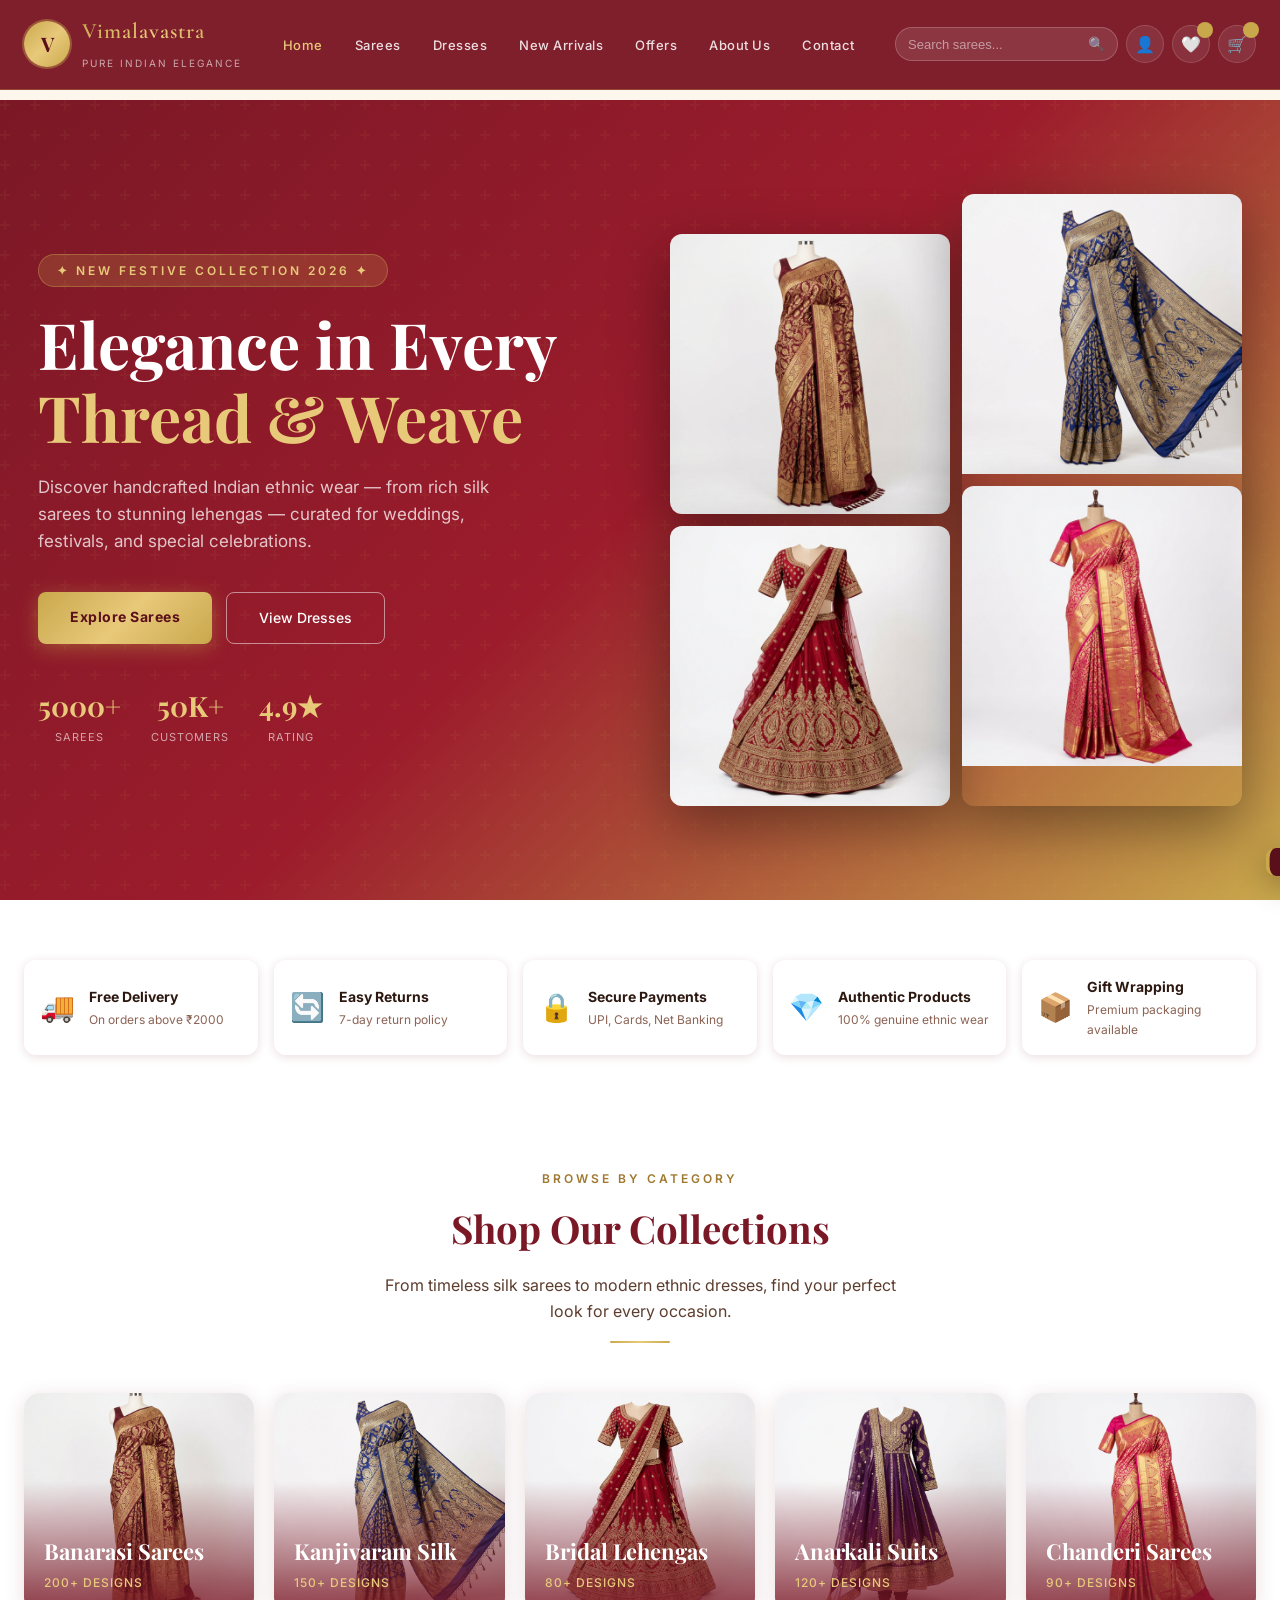
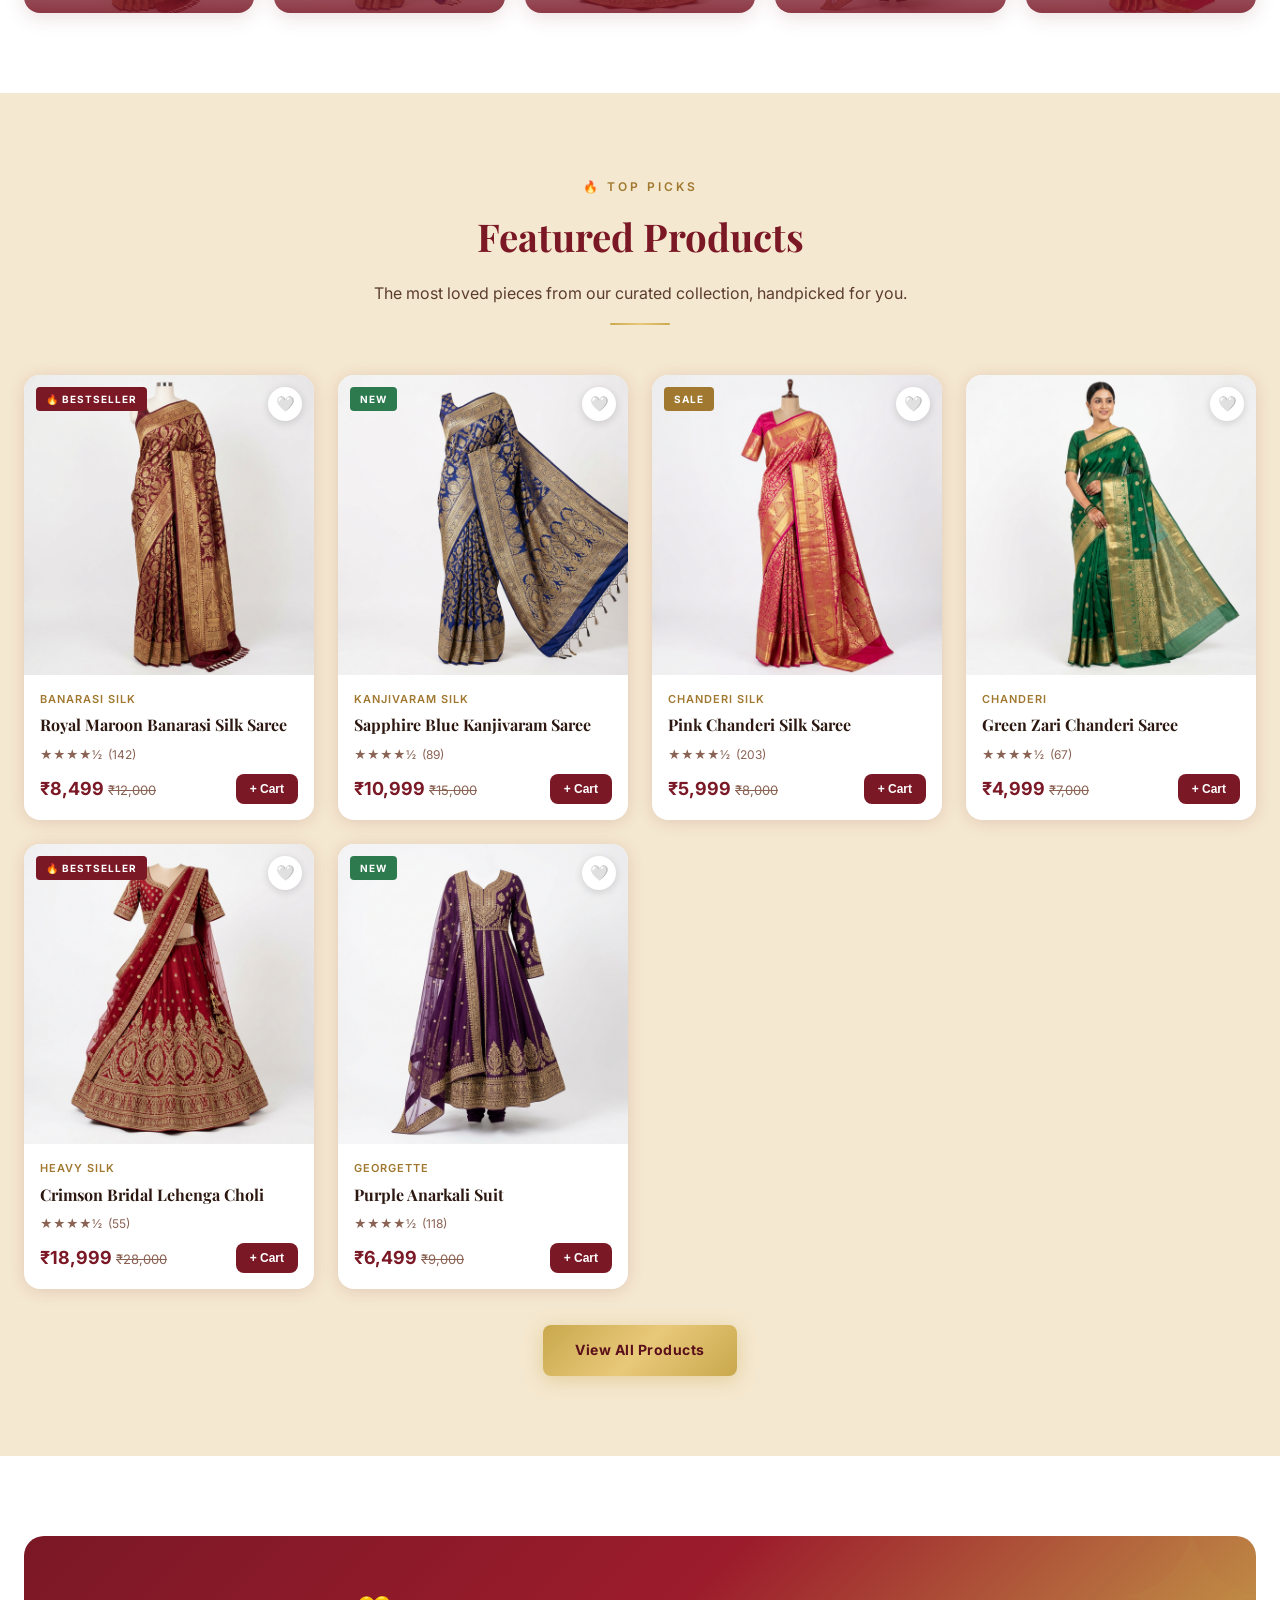
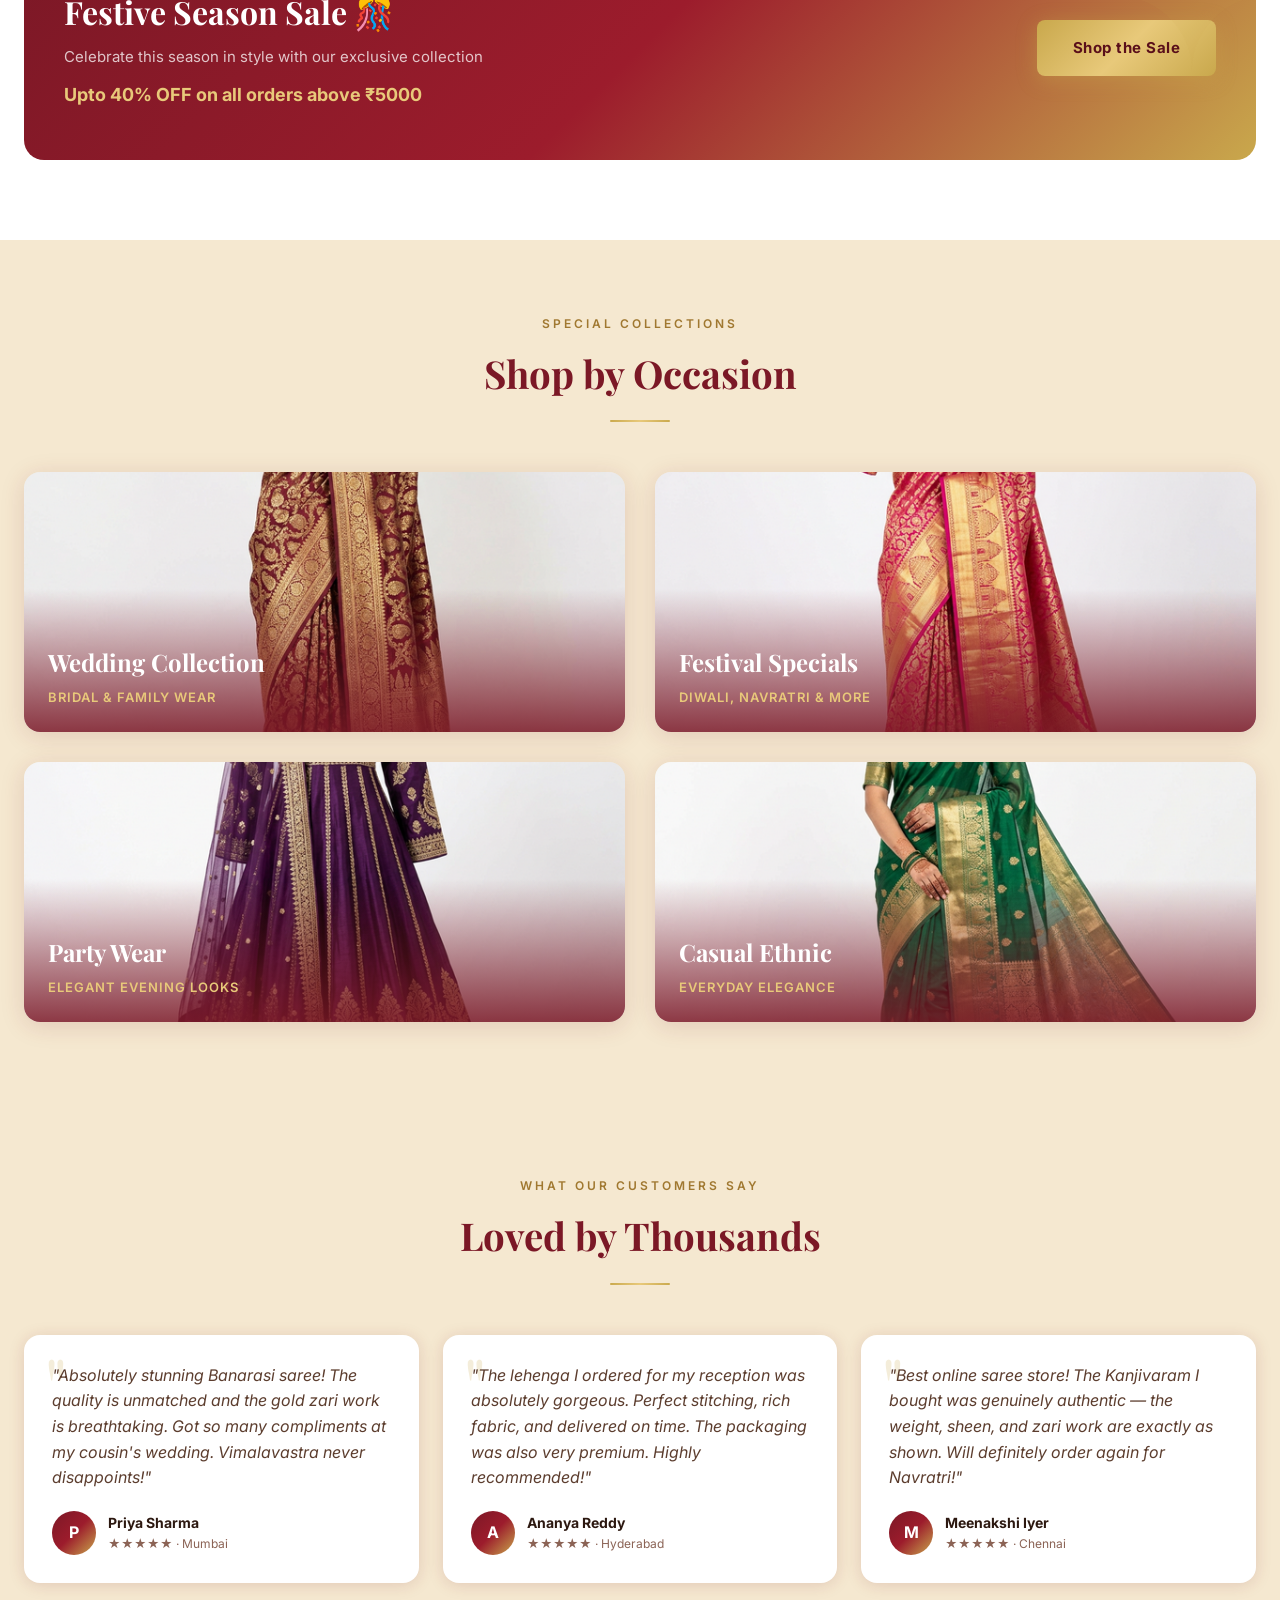
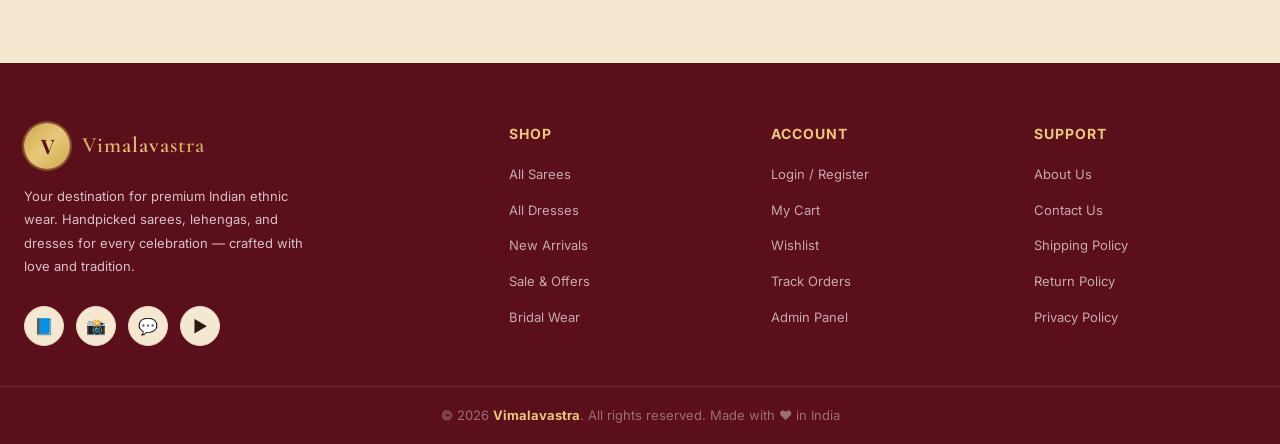
<file: index.html>
<!DOCTYPE html>
<html lang="en">
<head>
<meta charset="UTF-8">
<meta name="viewport" content="width=device-width, initial-scale=1.0">
<title>Vimalavastra – Premium Indian Ethnic Fashion</title>
<meta name="description" content="Vimalavastra offers premium Indian ethnic wear – sarees, lehengas, and dresses for weddings, festivals, and special occasions.">
<link rel="stylesheet" href="styles/main.css">
<style>
.festive-banner{background:var(--cream-dark);padding:70px 24px;}
.festive-inner{max-width:1400px;margin:0 auto;display:grid;grid-template-columns:1fr 1fr;gap:30px;}
.fest-card{border-radius:16px;overflow:hidden;position:relative;text-decoration:none;display:block;box-shadow:0 4px 24px var(--shadow);transition:var(--transition);}
.fest-card:hover{transform:translateY(-4px);}
.fest-card img{width:100%;height:260px;object-fit:cover;display:block;}
.fest-card-body{position:absolute;inset:0;background:linear-gradient(to top,rgba(123,24,38,.85) 0%,transparent 55%);display:flex;flex-direction:column;justify-content:flex-end;padding:24px;}
.fest-card-body h3{color:var(--white);font-size:1.5rem;margin-bottom:6px;}
.fest-card-body p{color:var(--gold-light);font-size:13px;font-weight:600;letter-spacing:1px;text-transform:uppercase;}
.feat-row{display:grid;grid-template-columns:repeat(auto-fill,minmax(220px,1fr));gap:16px;margin-top:30px;}
.feat-item{display:flex;align-items:center;gap:14px;background:var(--white);border-radius:12px;padding:16px;box-shadow:0 2px 10px var(--shadow);}
.feat-item .icon{font-size:28px;}
.feat-item h4{font-size:14px;color:var(--text-dark);margin-bottom:2px;}
.feat-item p{font-size:12px;color:var(--text-light);}
@media(max-width:768px){.festive-inner{grid-template-columns:1fr;}}
</style>
</head>
<body>

<!-- Header -->
<header class="site-header" id="siteHeader">
    <nav class="nav-container">
    <a href="index.html" class="logo-wrap">
      <div class="logo-icon">V</div>
      <div class="logo-text">
        <span class="brand-name">Vimalavastra</span>
        <span class="tagline">Pure Indian Elegance</span>
      </div>
    </a>
    <button class="hamburger" aria-label="Menu"><span></span><span></span><span></span></button>
    <ul class="nav-menu">
      <li><a href="index.html" class="active">Home</a></li>
      <li><a href="sarees.html">Sarees</a></li>
      <li><a href="dresses.html">Dresses</a></li>
      <li><a href="sarees.html?filter=new">New Arrivals</a></li>
      <li><a href="sarees.html?filter=sale">Offers</a></li>
      <li><a href="about.html">About Us</a></li>
      <li><a href="contact.html">Contact</a></li>
    </ul>
    <div class="nav-actions">
      <form class="search-form" onsubmit="handleSearch(event)">
        <input type="text" placeholder="Search sarees...">
        <button type="submit">🔍</button>
      </form>
      <a href="login.html" class="nav-icon-btn" title="Login">👤</a>
      <a href="wishlist.html" class="nav-icon-btn" title="Wishlist">
        🤍<span class="badge wishlist-badge"></span>
      </a>
      <a href="cart.html" class="nav-icon-btn" title="Cart">
        🛒<span class="badge cart-badge"></span>
      </a>
    </div>
  </nav>
</header>

<!-- Hero -->
<section class="hero">
  <div class="hero-overlay"></div>
  <div class="hero-content">
    <div class="hero-text">
      <span class="eyebrow">✦ New Festive Collection 2026 ✦</span>
      <h1>Elegance in Every <span>Thread &amp; Weave</span></h1>
      <p>Discover handcrafted Indian ethnic wear — from rich silk sarees to stunning lehengas — curated for weddings, festivals, and special celebrations.</p>
      <div class="hero-btns">
        <a href="sarees.html" class="btn-primary">Explore Sarees</a>
        <a href="dresses.html" class="btn-outline">View Dresses</a>
      </div>
      <div class="hero-stats">
        <div class="stat"><div class="num">5000+</div><div class="lbl">Sarees</div></div>
        <div class="stat"><div class="num">50K+</div><div class="lbl">Customers</div></div>
        <div class="stat"><div class="num">4.9★</div><div class="lbl">Rating</div></div>
      </div>
    </div>
    <div class="hero-visual">
      <div class="hero-img-grid">
        <div class="hero-img"><img src="images/saree1.png" alt="Maroon Silk Saree"></div>
        <div class="hero-img"><img src="images/saree2.png" alt="Blue Banarasi Saree"></div>
        <div class="hero-img"><img src="images/dress1.png" alt="Bridal Lehenga"></div>
        <div class="hero-img"><img src="images/saree3.png" alt="Pink Saree"></div>
      </div>
    </div>
  </div>
</section>

<!-- Features -->
<section class="section" style="background:var(--white);padding:30px 24px;">
  <div class="section-inner">
    <div class="feat-row">
      <div class="feat-item"><div class="icon">🚚</div><div><h4>Free Delivery</h4><p>On orders above ₹2000</p></div></div>
      <div class="feat-item"><div class="icon">🔄</div><div><h4>Easy Returns</h4><p>7-day return policy</p></div></div>
      <div class="feat-item"><div class="icon">🔒</div><div><h4>Secure Payments</h4><p>UPI, Cards, Net Banking</p></div></div>
      <div class="feat-item"><div class="icon">💎</div><div><h4>Authentic Products</h4><p>100% genuine ethnic wear</p></div></div>
      <div class="feat-item"><div class="icon">📦</div><div><h4>Gift Wrapping</h4><p>Premium packaging available</p></div></div>
    </div>
  </div>
</section>

<!-- Categories -->
<section class="section categories">
  <div class="section-inner">
    <div class="section-header">
      <div class="eyebrow">Browse by Category</div>
      <h2>Shop Our Collections</h2>
      <p>From timeless silk sarees to modern ethnic dresses, find your perfect look for every occasion.</p>
      <div class="gold-divider"></div>
    </div>
    <div class="cat-grid">
      <a href="sarees.html?cat=banarasi" class="cat-card">
        <img src="images/saree1.png" alt="Banarasi Sarees">
        <div class="cat-card-overlay"><h3>Banarasi Sarees</h3><span>200+ Designs</span></div>
      </a>
      <a href="sarees.html?cat=kanjivaram" class="cat-card">
        <img src="images/saree2.png" alt="Kanjivaram Sarees">
        <div class="cat-card-overlay"><h3>Kanjivaram Silk</h3><span>150+ Designs</span></div>
      </a>
      <a href="dresses.html?cat=lehenga" class="cat-card">
        <img src="images/dress1.png" alt="Bridal Lehengas">
        <div class="cat-card-overlay"><h3>Bridal Lehengas</h3><span>80+ Designs</span></div>
      </a>
      <a href="dresses.html?cat=anarkali" class="cat-card">
        <img src="images/dress2.png" alt="Anarkali Suits">
        <div class="cat-card-overlay"><h3>Anarkali Suits</h3><span>120+ Designs</span></div>
      </a>
      <a href="sarees.html?cat=chanderi" class="cat-card">
        <img src="images/saree3.png" alt="Chanderi Sarees">
        <div class="cat-card-overlay"><h3>Chanderi Sarees</h3><span>90+ Designs</span></div>
      </a>
    </div>
  </div>
</section>

<!-- Featured Products -->
<section class="section" style="background:var(--cream-dark);">
  <div class="section-inner">
    <div class="section-header">
      <div class="eyebrow">🔥 Top Picks</div>
      <h2>Featured Products</h2>
      <p>The most loved pieces from our curated collection, handpicked for you.</p>
      <div class="gold-divider"></div>
    </div>
    <div class="product-grid" id="featuredProducts"></div>
    <div class="text-center mt-4" style="margin-top:36px;">
      <a href="sarees.html" class="btn-primary">View All Products</a>
    </div>
  </div>
</section>

<!-- Promo Banner -->
<section class="section" style="background:var(--white);">
  <div class="section-inner">
    <div class="promo-banner">
      <div class="promo-text">
        <h2>Festive Season Sale 🎊</h2>
        <p>Celebrate this season in style with our exclusive collection</p>
        <div class="offer mt-3">Upto 40% OFF on all orders above ₹5000</div>
      </div>
      <a href="sarees.html?filter=sale" class="btn-primary" style="font-size:15px;padding:16px 36px;">Shop the Sale</a>
    </div>
  </div>
</section>

<!-- Festive Collections -->
<section class="festive-banner">
  <div class="section-header">
    <div class="eyebrow">Special Collections</div>
    <h2>Shop by Occasion</h2>
    <div class="gold-divider"></div>
  </div>
  <div class="festive-inner">
    <a href="sarees.html?occasion=wedding" class="fest-card">
      <img src="images/saree1.png" alt="Wedding Collection">
      <div class="fest-card-body"><h3>Wedding Collection</h3><p>Bridal & Family Wear</p></div>
    </a>
    <a href="sarees.html?occasion=festival" class="fest-card">
      <img src="images/saree3.png" alt="Festival Collection">
      <div class="fest-card-body"><h3>Festival Specials</h3><p>Diwali, Navratri & More</p></div>
    </a>
    <a href="dresses.html?occasion=party" class="fest-card">
      <img src="images/dress2.png" alt="Party Wear">
      <div class="fest-card-body"><h3>Party Wear</h3><p>Elegant Evening Looks</p></div>
    </a>
    <a href="sarees.html?occasion=casual" class="fest-card">
      <img src="images/saree4.png" alt="Casual Ethnic">
      <div class="fest-card-body"><h3>Casual Ethnic</h3><p>Everyday Elegance</p></div>
    </a>
  </div>
</section>

<!-- Testimonials -->
<section class="section testimonials">
  <div class="section-inner">
    <div class="section-header">
      <div class="eyebrow">What Our Customers Say</div>
      <h2>Loved by Thousands</h2>
      <div class="gold-divider"></div>
    </div>
    <div class="testimonials-grid">
      <div class="testimonial-card">
        <p class="testimonial-text">"Absolutely stunning Banarasi saree! The quality is unmatched and the gold zari work is breathtaking. Got so many compliments at my cousin's wedding. Vimalavastra never disappoints!"</p>
        <div class="testimonial-author">
          <div class="author-avatar">P</div>
          <div><div class="author-name">Priya Sharma</div><div class="author-loc stars">★★★★★ · Mumbai</div></div>
        </div>
      </div>
      <div class="testimonial-card">
        <p class="testimonial-text">"The lehenga I ordered for my reception was absolutely gorgeous. Perfect stitching, rich fabric, and delivered on time. The packaging was also very premium. Highly recommended!"</p>
        <div class="testimonial-author">
          <div class="author-avatar">A</div>
          <div><div class="author-name">Ananya Reddy</div><div class="author-loc stars">★★★★★ · Hyderabad</div></div>
        </div>
      </div>
      <div class="testimonial-card">
        <p class="testimonial-text">"Best online saree store! The Kanjivaram I bought was genuinely authentic — the weight, sheen, and zari work are exactly as shown. Will definitely order again for Navratri!"</p>
        <div class="testimonial-author">
          <div class="author-avatar">M</div>
          <div><div class="author-name">Meenakshi Iyer</div><div class="author-loc stars">★★★★★ · Chennai</div></div>
        </div>
      </div>
    </div>
  </div>
</section>

<!-- Footer -->
<footer class="footer">
  <div class="footer-top">
    <div class="footer-brand">
      <div class="logo-wrap" style="margin-bottom:4px;">
        <div class="logo-icon">V</div>
        <div class="logo-text"><span class="brand-name">Vimalavastra</span></div>
      </div>
      <p>Your destination for premium Indian ethnic wear. Handpicked sarees, lehengas, and dresses for every celebration — crafted with love and tradition.</p>
      <div class="social-links">
        <a href="#" class="social-link" title="Facebook">📘</a>
        <a href="#" class="social-link" title="Instagram">📸</a>
        <a href="https://wa.me/919876543210" class="social-link" title="WhatsApp">💬</a>
        <a href="#" class="social-link" title="YouTube">▶️</a>
      </div>
    </div>
    <div class="footer-col">
      <h4>Shop</h4>
      <ul>
        <li><a href="sarees.html">All Sarees</a></li>
        <li><a href="dresses.html">All Dresses</a></li>
        <li><a href="sarees.html?filter=new">New Arrivals</a></li>
        <li><a href="sarees.html?filter=sale">Sale & Offers</a></li>
        <li><a href="sarees.html?occasion=wedding">Bridal Wear</a></li>
      </ul>
    </div>
    <div class="footer-col">
      <h4>Account</h4>
      <ul>
        <li><a href="login.html">Login / Register</a></li>
        <li><a href="cart.html">My Cart</a></li>
        <li><a href="wishlist.html">Wishlist</a></li>
        <li><a href="orders.html">Track Orders</a></li>
        <li><a href="admin.html">Admin Panel</a></li>
      </ul>
    </div>
    <div class="footer-col">
      <h4>Support</h4>
      <ul>
        <li><a href="about.html">About Us</a></li>
        <li><a href="contact.html">Contact Us</a></li>
        <li><a href="#">Shipping Policy</a></li>
        <li><a href="#">Return Policy</a></li>
        <li><a href="#">Privacy Policy</a></li>
      </ul>
    </div>
  </div>
  <div class="footer-bottom">
    © 2026 <strong>Vimalavastra</strong>. All rights reserved. Made with ❤️ in India
  </div>
</footer>

<div id="toast" class="toast"></div>

<script src="js/products.js"></script>
<script>
document.addEventListener('DOMContentLoaded', () => {
  const grid = document.getElementById('featuredProducts');
  if(grid) {
    grid.innerHTML = PRODUCTS.map(p => createProductCard(p)).join('');
  }
});
</script>
</body>
</html>
</file>
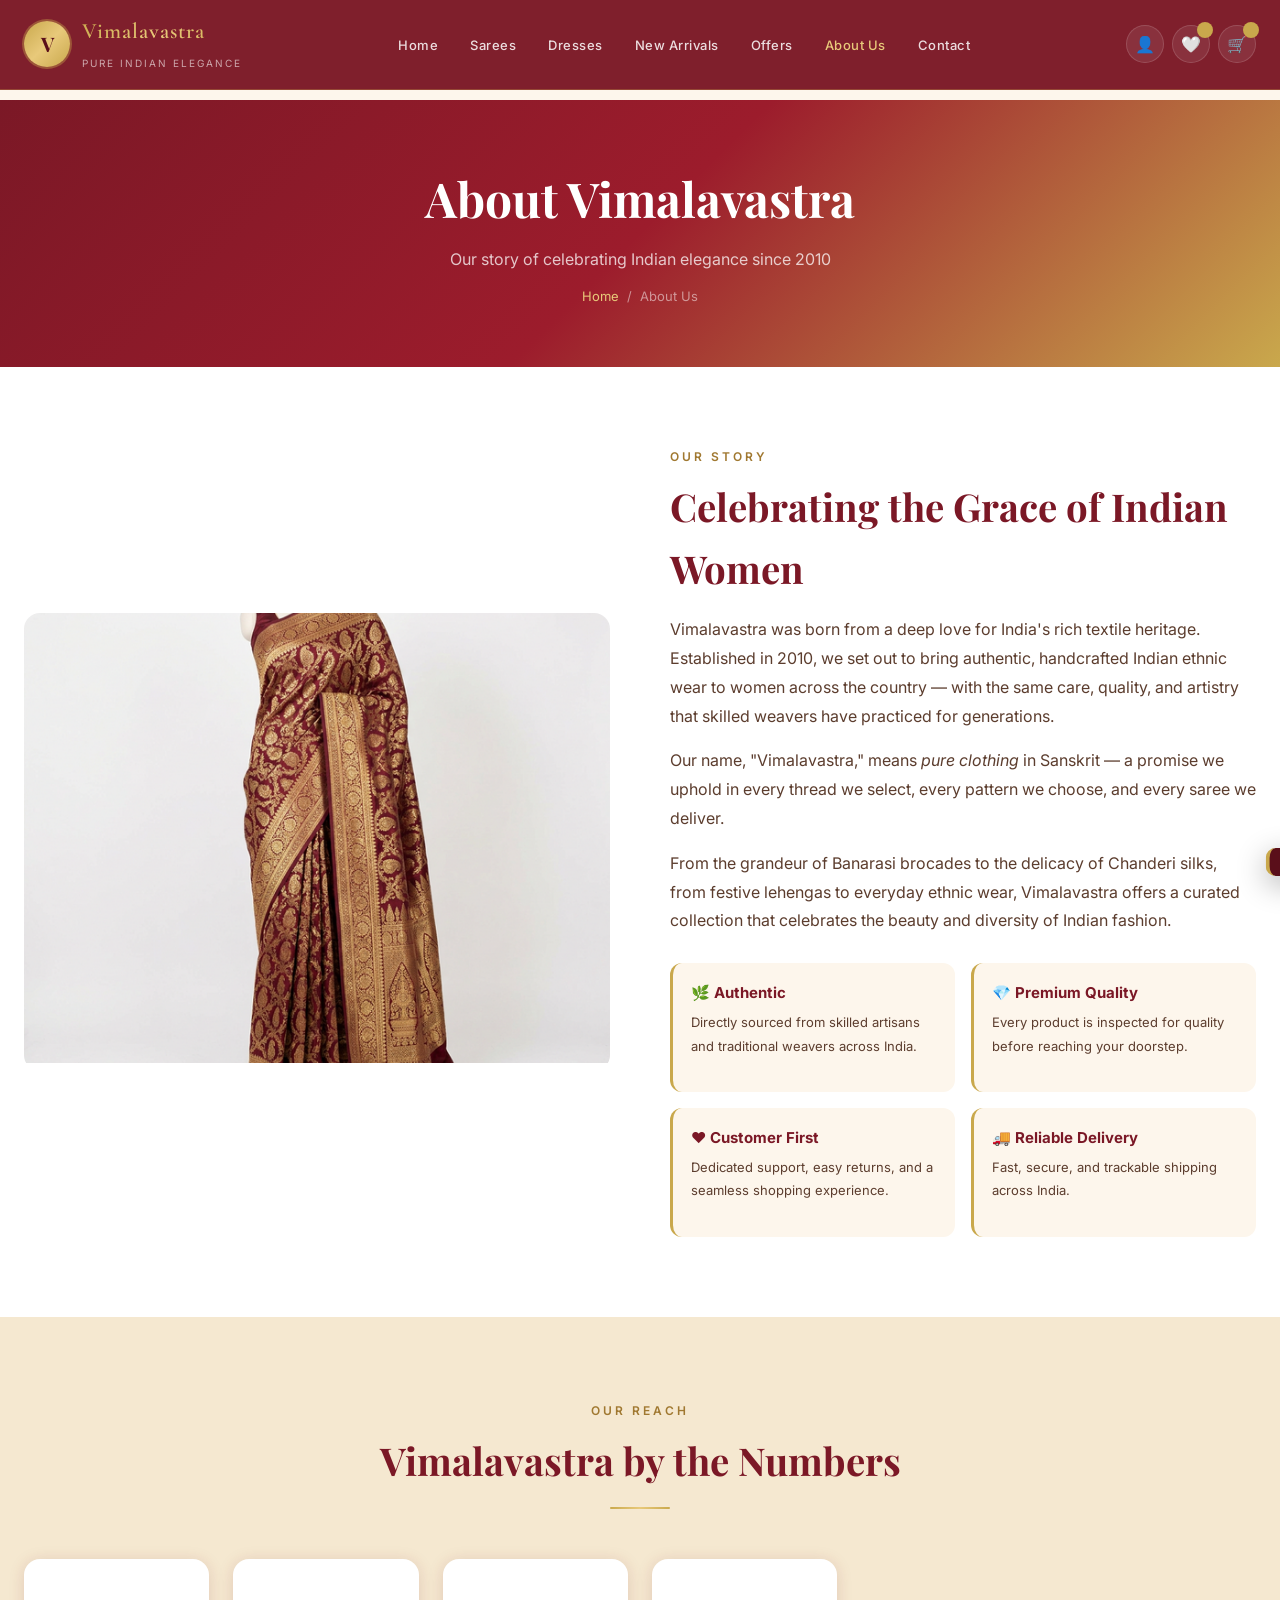
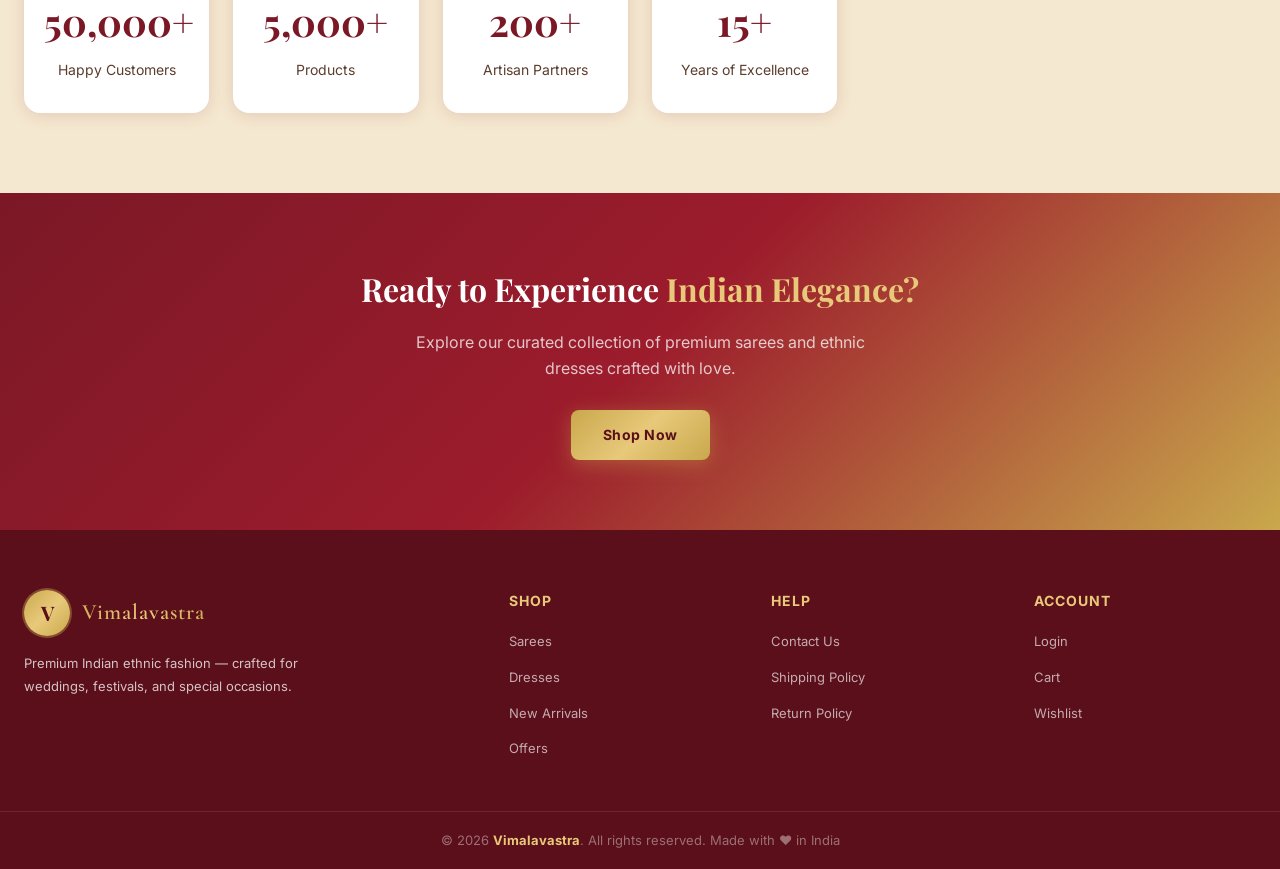
<file: about.html>
<!DOCTYPE html>
<html lang="en">

<head>
    <meta charset="UTF-8">
    <meta name="viewport" content="width=device-width, initial-scale=1.0">
    <title>About Us – Vimalavastra</title>
    <link rel="stylesheet" href="styles/main.css">
</head>

<body>
    <header class="site-header">
                <nav class="nav-container">
            <a href="index.html" class="logo-wrap">
                <div class="logo-icon">V</div>
                <div class="logo-text"><span class="brand-name">Vimalavastra</span><span class="tagline">Pure Indian
                        Elegance</span></div>
            </a>
            <button class="hamburger"><span></span><span></span><span></span></button>
            <ul class="nav-menu">
                <li><a href="index.html">Home</a></li>
                <li><a href="sarees.html">Sarees</a></li>
                <li><a href="dresses.html">Dresses</a></li>
                <li><a href="sarees.html?filter=new">New Arrivals</a></li>
                <li><a href="sarees.html?filter=sale">Offers</a></li>
                <li><a href="about.html" class="active">About Us</a></li>
                <li><a href="contact.html">Contact</a></li>
            </ul>
            <div class="nav-actions">
                <a href="login.html" class="nav-icon-btn">👤</a>
                <a href="wishlist.html" class="nav-icon-btn">🤍<span class="badge wishlist-badge"></span></a>
                <a href="cart.html" class="nav-icon-btn">🛒<span class="badge cart-badge"></span></a>
            </div>
        </nav>
    </header>

    <div class="page-header">
        <h1>About Vimalavastra</h1>
        <p>Our story of celebrating Indian elegance since 2010</p>
        <div class="breadcrumb"><a href="index.html">Home</a><span>/</span><span>About Us</span></div>
    </div>

    <section class="section" style="background:var(--white);">
        <div class="section-inner">
            <div class="about-grid">
                <div class="about-img"><img src="images/saree1.png" alt="Vimalavastra Heritage"></div>
                <div class="about-text">
                    <div class="eyebrow"
                        style="color:var(--gold-dark);font-size:12px;font-weight:600;letter-spacing:3px;text-transform:uppercase;display:block;margin-bottom:10px;">
                        Our Story</div>
                    <h2>Celebrating the Grace of Indian Women</h2>
                    <p>Vimalavastra was born from a deep love for India's rich textile heritage. Established in 2010, we
                        set out to bring authentic, handcrafted Indian ethnic wear to women across the country — with
                        the same care, quality, and artistry that skilled weavers have practiced for generations.</p>
                    <p>Our name, "Vimalavastra," means <em>pure clothing</em> in Sanskrit — a promise we uphold in every
                        thread we select, every pattern we choose, and every saree we deliver.</p>
                    <p>From the grandeur of Banarasi brocades to the delicacy of Chanderi silks, from festive lehengas
                        to everyday ethnic wear, Vimalavastra offers a curated collection that celebrates the beauty and
                        diversity of Indian fashion.</p>
                    <div class="values-grid">
                        <div class="value-card">
                            <h4>🌿 Authentic</h4>
                            <p>Directly sourced from skilled artisans and traditional weavers across India.</p>
                        </div>
                        <div class="value-card">
                            <h4>💎 Premium Quality</h4>
                            <p>Every product is inspected for quality before reaching your doorstep.</p>
                        </div>
                        <div class="value-card">
                            <h4>❤️ Customer First</h4>
                            <p>Dedicated support, easy returns, and a seamless shopping experience.</p>
                        </div>
                        <div class="value-card">
                            <h4>🚚 Reliable Delivery</h4>
                            <p>Fast, secure, and trackable shipping across India.</p>
                        </div>
                    </div>
                </div>
            </div>
        </div>
    </section>

    <section class="section" style="background:var(--cream-dark);">
        <div class="section-inner">
            <div class="section-header">
                <div class="eyebrow">Our Reach</div>
                <h2>Vimalavastra by the Numbers</h2>
                <div class="gold-divider"></div>
            </div>
            <div
                style="display:grid;grid-template-columns:repeat(auto-fill,minmax(180px,1fr));gap:24px;text-align:center;margin-top:10px;">
                <div
                    style="background:var(--white);border-radius:16px;padding:32px 20px;box-shadow:0 2px 16px var(--shadow);">
                    <div
                        style="font-size:2.4rem;font-weight:700;color:var(--maroon);font-family:'Playfair Display',serif;">
                        50,000+</div>
                    <div style="color:var(--text-mid);font-size:14px;margin-top:6px;">Happy Customers</div>
                </div>
                <div
                    style="background:var(--white);border-radius:16px;padding:32px 20px;box-shadow:0 2px 16px var(--shadow);">
                    <div
                        style="font-size:2.4rem;font-weight:700;color:var(--maroon);font-family:'Playfair Display',serif;">
                        5,000+</div>
                    <div style="color:var(--text-mid);font-size:14px;margin-top:6px;">Products</div>
                </div>
                <div
                    style="background:var(--white);border-radius:16px;padding:32px 20px;box-shadow:0 2px 16px var(--shadow);">
                    <div
                        style="font-size:2.4rem;font-weight:700;color:var(--maroon);font-family:'Playfair Display',serif;">
                        200+</div>
                    <div style="color:var(--text-mid);font-size:14px;margin-top:6px;">Artisan Partners</div>
                </div>
                <div
                    style="background:var(--white);border-radius:16px;padding:32px 20px;box-shadow:0 2px 16px var(--shadow);">
                    <div
                        style="font-size:2.4rem;font-weight:700;color:var(--maroon);font-family:'Playfair Display',serif;">
                        15+</div>
                    <div style="color:var(--text-mid);font-size:14px;margin-top:6px;">Years of Excellence</div>
                </div>
            </div>
        </div>
    </section>

    <section class="section" style="background:var(--gradient-royal);text-align:center;padding:70px 24px;">
        <h2 style="color:var(--white);font-size:2rem;margin-bottom:16px;">Ready to Experience <span
                style="color:var(--gold-light);">Indian Elegance?</span></h2>
        <p style="color:rgba(255,255,255,0.75);margin-bottom:28px;max-width:480px;margin-left:auto;margin-right:auto;">
            Explore our curated collection of premium sarees and ethnic dresses crafted with love.</p>
        <a href="sarees.html" class="btn-primary">Shop Now</a>
    </section>

    <footer class="footer">
        <div class="footer-top">
            <div class="footer-brand">
                <div class="logo-wrap">
                    <div class="logo-icon">V</div>
                    <div class="logo-text"><span class="brand-name">Vimalavastra</span></div>
                </div>
                <p>Premium Indian ethnic fashion — crafted for weddings, festivals, and special occasions.</p>
            </div>
            <div class="footer-col">
                <h4>Shop</h4>
                <ul>
                    <li><a href="sarees.html">Sarees</a></li>
                    <li><a href="dresses.html">Dresses</a></li>
                    <li><a href="sarees.html?filter=new">New Arrivals</a></li>
                    <li><a href="sarees.html?filter=sale">Offers</a></li>
                </ul>
            </div>
            <div class="footer-col">
                <h4>Help</h4>
                <ul>
                    <li><a href="contact.html">Contact Us</a></li>
                    <li><a href="#">Shipping Policy</a></li>
                    <li><a href="#">Return Policy</a></li>
                </ul>
            </div>
            <div class="footer-col">
                <h4>Account</h4>
                <ul>
                    <li><a href="login.html">Login</a></li>
                    <li><a href="cart.html">Cart</a></li>
                    <li><a href="wishlist.html">Wishlist</a></li>
                </ul>
            </div>
        </div>
        <div class="footer-bottom">© 2026 <strong>Vimalavastra</strong>. All rights reserved. Made with ❤️ in India
        </div>
    </footer>
    <div id="toast" class="toast"></div>
    <script src="js/products.js"></script>
</body>

</html>
</file>
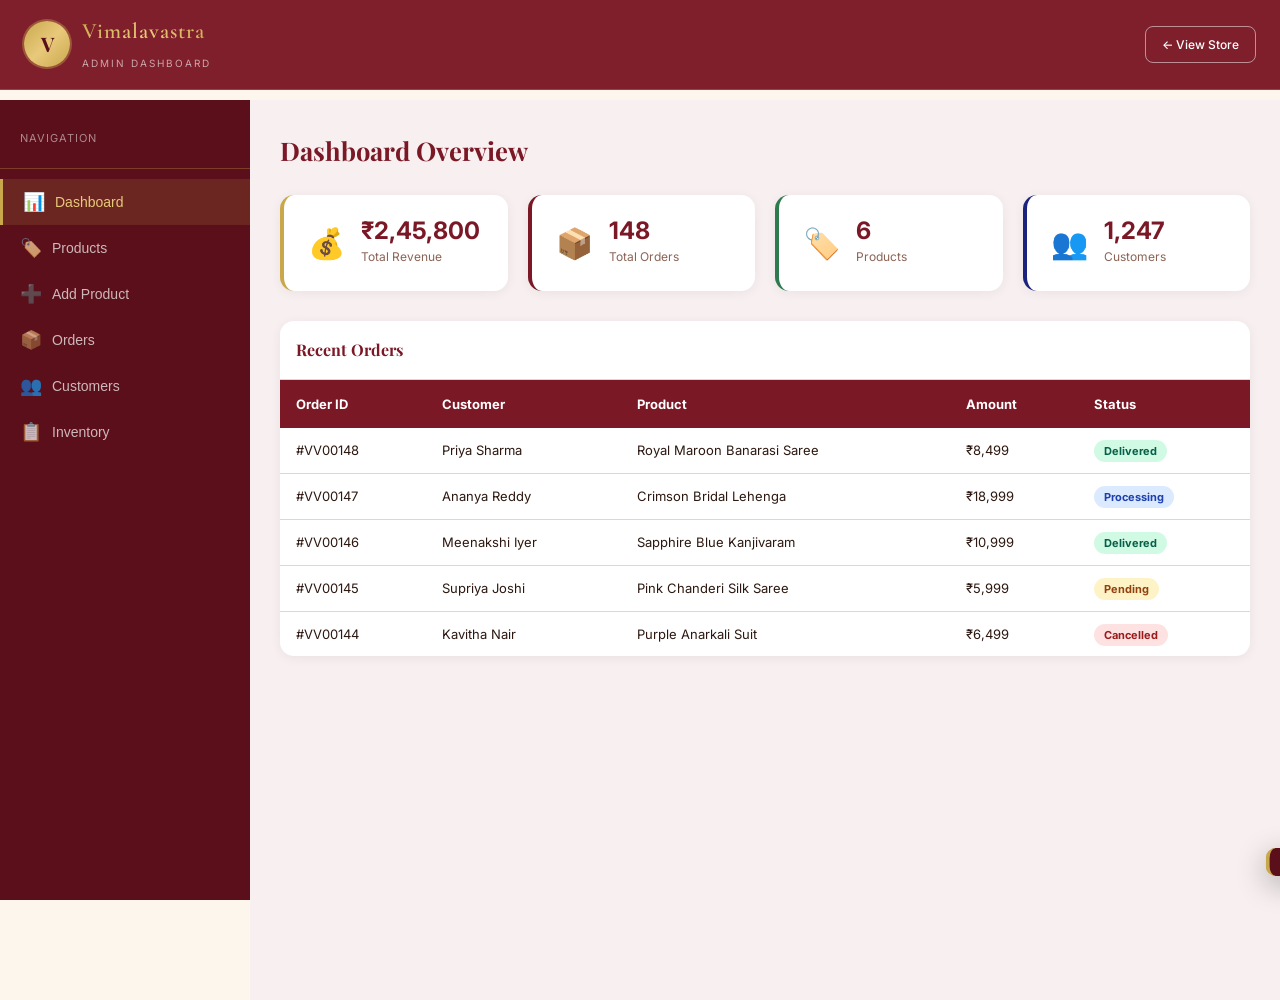
<file: admin.html>
<!DOCTYPE html>
<html lang="en">

<head>
    <meta charset="UTF-8">
    <meta name="viewport" content="width=device-width, initial-scale=1.0">
    <title>Admin Dashboard – Vimalavastra</title>
    <link rel="stylesheet" href="styles/main.css">
</head>

<body>
    <header class="site-header">
                <nav class="nav-container">
            <a href="index.html" class="logo-wrap">
                <div class="logo-icon">V</div>
                <div class="logo-text"><span class="brand-name">Vimalavastra</span><span class="tagline">Admin
                        Dashboard</span></div>
            </a>
            <div class="nav-actions">
                <a href="index.html" class="btn-outline" style="font-size:12px;padding:8px 16px;">← View Store</a>
            </div>
        </nav>
    </header>

    <div class="admin-layout">
        <!-- Sidebar -->
        <div class="admin-sidebar">
            <div class="sidebar-brand">
                <p style="color:rgba(255,255,255,0.5);font-size:11px;text-transform:uppercase;letter-spacing:1px;">
                    Navigation</p>
            </div>
            <button class="admin-nav-item active" onclick="showPage('dashboard')"><span class="icon">📊</span>
                Dashboard</button>
            <button class="admin-nav-item" onclick="showPage('products')"><span class="icon">🏷️</span>
                Products</button>
            <button class="admin-nav-item" onclick="showPage('addProduct')"><span class="icon">➕</span> Add
                Product</button>
            <button class="admin-nav-item" onclick="showPage('orders')"><span class="icon">📦</span> Orders</button>
            <button class="admin-nav-item" onclick="showPage('customers')"><span class="icon">👥</span>
                Customers</button>
            <button class="admin-nav-item" onclick="showPage('inventory')"><span class="icon">📋</span>
                Inventory</button>
        </div>

        <!-- Main Content -->
        <div class="admin-content">
            <!-- Dashboard -->
            <div class="admin-page active" id="page-dashboard">
                <h2>Dashboard Overview</h2>
                <div class="stats-grid">
                    <div class="stat-card">
                        <div class="stat-icon">💰</div>
                        <div class="stat-info">
                            <div class="num">₹2,45,800</div>
                            <div class="lbl">Total Revenue</div>
                        </div>
                    </div>
                    <div class="stat-card" style="border-left-color:var(--maroon);">
                        <div class="stat-icon">📦</div>
                        <div class="stat-info">
                            <div class="num">148</div>
                            <div class="lbl">Total Orders</div>
                        </div>
                    </div>
                    <div class="stat-card" style="border-left-color:#2D7A4F;">
                        <div class="stat-icon">🏷️</div>
                        <div class="stat-info">
                            <div class="num">6</div>
                            <div class="lbl">Products</div>
                        </div>
                    </div>
                    <div class="stat-card" style="border-left-color:#1a237e;">
                        <div class="stat-icon">👥</div>
                        <div class="stat-info">
                            <div class="num">1,247</div>
                            <div class="lbl">Customers</div>
                        </div>
                    </div>
                </div>
                <div class="admin-table">
                    <h3
                        style="padding:16px;font-size:1rem;color:var(--maroon);border-bottom:1px solid var(--border);margin:0;">
                        Recent Orders</h3>
                    <table>
                        <thead>
                            <tr>
                                <th>Order ID</th>
                                <th>Customer</th>
                                <th>Product</th>
                                <th>Amount</th>
                                <th>Status</th>
                            </tr>
                        </thead>
                        <tbody>
                            <tr>
                                <td>#VV00148</td>
                                <td>Priya Sharma</td>
                                <td>Royal Maroon Banarasi Saree</td>
                                <td>₹8,499</td>
                                <td><span class="badge-status delivered">Delivered</span></td>
                            </tr>
                            <tr>
                                <td>#VV00147</td>
                                <td>Ananya Reddy</td>
                                <td>Crimson Bridal Lehenga</td>
                                <td>₹18,999</td>
                                <td><span class="badge-status processing">Processing</span></td>
                            </tr>
                            <tr>
                                <td>#VV00146</td>
                                <td>Meenakshi Iyer</td>
                                <td>Sapphire Blue Kanjivaram</td>
                                <td>₹10,999</td>
                                <td><span class="badge-status delivered">Delivered</span></td>
                            </tr>
                            <tr>
                                <td>#VV00145</td>
                                <td>Supriya Joshi</td>
                                <td>Pink Chanderi Silk Saree</td>
                                <td>₹5,999</td>
                                <td><span class="badge-status pending">Pending</span></td>
                            </tr>
                            <tr>
                                <td>#VV00144</td>
                                <td>Kavitha Nair</td>
                                <td>Purple Anarkali Suit</td>
                                <td>₹6,499</td>
                                <td><span class="badge-status cancelled">Cancelled</span></td>
                            </tr>
                        </tbody>
                    </table>
                </div>
            </div>

            <!-- Products -->
            <div class="admin-page" id="page-products">
                <h2>Manage Products</h2>
                <div class="admin-table">
                    <table>
                        <thead>
                            <tr>
                                <th>ID</th>
                                <th>Product</th>
                                <th>Category</th>
                                <th>Price</th>
                                <th>Stock</th>
                                <th>Actions</th>
                            </tr>
                        </thead>
                        <tbody id="productTable"></tbody>
                    </table>
                </div>
            </div>

            <!-- Add Product -->
            <div class="admin-page" id="page-addProduct">
                <h2>Add New Product</h2>
                <div class="add-product-form">
                    <form onsubmit="saveProduct(event)">
                        <div class="form-grid">
                            <div class="form-group"><label>Product Name *</label><input type="text" required
                                    placeholder="e.g. Pink Chanderi Saree"></div>
                            <div class="form-group"><label>Category *</label>
                                <select required>
                                    <option value="sarees">Sarees</option>
                                    <option value="dresses">Dresses</option>
                                </select>
                            </div>
                            <div class="form-group"><label>Fabric / Type *</label><input type="text" required
                                    placeholder="e.g. Pure Silk"></div>
                            <div class="form-group"><label>Occasion</label><input type="text"
                                    placeholder="Wedding, Festival, Casual"></div>
                            <div class="form-group"><label>Selling Price (₹) *</label><input type="number" required
                                    min="100" placeholder="8499"></div>
                            <div class="form-group"><label>Original Price (₹)</label><input type="number"
                                    placeholder="12000"></div>
                            <div class="form-group"><label>Rating</label><input type="number" min="1" max="5" step="0.1"
                                    placeholder="4.8"></div>
                            <div class="form-group"><label>Stock Quantity</label><input type="number" min="0"
                                    placeholder="50"></div>
                            <div class="form-group" style="grid-column:1/-1;"><label>Product Image URL</label><input
                                    type="url" placeholder="https://example.com/image.jpg"></div>
                            <div class="form-group" style="grid-column:1/-1;"><label>Description</label><textarea
                                    rows="4"
                                    placeholder="Describe the product — fabric details, craftsmanship, care instructions..."></textarea>
                            </div>
                            <div class="form-group" style="grid-column:1/-1;"><label>Tags (comma
                                    separated)</label><input type="text" placeholder="silk, wedding, zari, kanchi">
                            </div>
                        </div>
                        <button type="submit" class="btn-save">💾 Save Product</button>
                    </form>
                </div>
            </div>

            <!-- Orders -->
            <div class="admin-page" id="page-orders">
                <h2>All Orders</h2>
                <div class="admin-table">
                    <table>
                        <thead>
                            <tr>
                                <th>Order ID</th>
                                <th>Date</th>
                                <th>Customer</th>
                                <th>Items</th>
                                <th>Total</th>
                                <th>Status</th>
                                <th>Action</th>
                            </tr>
                        </thead>
                        <tbody>
                            <tr>
                                <td>#VV00148</td>
                                <td>Mar 4, 2026</td>
                                <td>Priya Sharma</td>
                                <td>1 item</td>
                                <td>₹8,499</td>
                                <td><span class="badge-status delivered">Delivered</span></td>
                                <td><button class="btn-edit">📋 View</button></td>
                            </tr>
                            <tr>
                                <td>#VV00147</td>
                                <td>Mar 3, 2026</td>
                                <td>Ananya Reddy</td>
                                <td>2 items</td>
                                <td>₹25,498</td>
                                <td><span class="badge-status processing">Processing</span></td>
                                <td><button class="btn-edit">📋 View</button></td>
                            </tr>
                            <tr>
                                <td>#VV00146</td>
                                <td>Mar 2, 2026</td>
                                <td>Meenakshi Iyer</td>
                                <td>1 item</td>
                                <td>₹10,999</td>
                                <td><span class="badge-status delivered">Delivered</span></td>
                                <td><button class="btn-edit">📋 View</button></td>
                            </tr>
                            <tr>
                                <td>#VV00145</td>
                                <td>Mar 1, 2026</td>
                                <td>Supriya Joshi</td>
                                <td>1 item</td>
                                <td>₹5,999</td>
                                <td><span class="badge-status pending">Pending</span></td>
                                <td><button class="btn-edit">📋 View</button></td>
                            </tr>
                            <tr>
                                <td>#VV00144</td>
                                <td>Feb 28, 2026</td>
                                <td>Kavitha Nair</td>
                                <td>1 item</td>
                                <td>₹6,499</td>
                                <td><span class="badge-status cancelled">Cancelled</span></td>
                                <td><button class="btn-edit">📋 View</button></td>
                            </tr>
                        </tbody>
                    </table>
                </div>
            </div>

            <!-- Customers -->
            <div class="admin-page" id="page-customers">
                <h2>Customer Database</h2>
                <div class="admin-table">
                    <table>
                        <thead>
                            <tr>
                                <th>Name</th>
                                <th>Email</th>
                                <th>Phone</th>
                                <th>Total Orders</th>
                                <th>Total Spent</th>
                            </tr>
                        </thead>
                        <tbody>
                            <tr>
                                <td>Priya Sharma</td>
                                <td>priya@example.com</td>
                                <td>+91 98765 43210</td>
                                <td>12</td>
                                <td>₹1,02,450</td>
                            </tr>
                            <tr>
                                <td>Ananya Reddy</td>
                                <td>ananya@example.com</td>
                                <td>+91 87654 32109</td>
                                <td>8</td>
                                <td>₹78,200</td>
                            </tr>
                            <tr>
                                <td>Meenakshi Iyer</td>
                                <td>meena@example.com</td>
                                <td>+91 76543 21098</td>
                                <td>15</td>
                                <td>₹1,45,600</td>
                            </tr>
                            <tr>
                                <td>Supriya Joshi</td>
                                <td>supriya@example.com</td>
                                <td>+91 65432 10987</td>
                                <td>3</td>
                                <td>₹22,000</td>
                            </tr>
                            <tr>
                                <td>Kavitha Nair</td>
                                <td>kavitha@example.com</td>
                                <td>+91 54321 09876</td>
                                <td>6</td>
                                <td>₹54,800</td>
                            </tr>
                        </tbody>
                    </table>
                </div>
            </div>

            <!-- Inventory -->
            <div class="admin-page" id="page-inventory">
                <h2>Inventory Management</h2>
                <div class="admin-table">
                    <table>
                        <thead>
                            <tr>
                                <th>Product</th>
                                <th>SKU</th>
                                <th>Stock</th>
                                <th>Status</th>
                                <th>Action</th>
                            </tr>
                        </thead>
                        <tbody id="inventoryTable"></tbody>
                    </table>
                </div>
            </div>
        </div>
    </div>

    <div id="toast" class="toast"></div>
    <script src="js/products.js"></script>
    <script>
        function showPage(id) {
            document.querySelectorAll('.admin-page').forEach(p => p.classList.remove('active'));
            document.querySelectorAll('.admin-nav-item').forEach(b => b.classList.remove('active'));
            document.getElementById('page-' + id).classList.add('active');
            event.currentTarget.classList.add('active');
        }

        function renderAdminTables() {
            const tb = document.getElementById('productTable');
            if (tb) tb.innerHTML = PRODUCTS.map(p => `
    <tr>
      <td>VV-${String(p.id).padStart(4, '0')}</td>
      <td><strong>${p.name}</strong></td>
      <td>${p.category}</td>
      <td>${formatPrice(p.price)}</td>
      <td>In Stock</td>
      <td>
        <button class="btn-edit" onclick="showToast('Edit feature coming soon')">✏️ Edit</button>
        <button class="btn-delete" onclick="showToast('Delete feature coming soon')">🗑️</button>
      </td>
    </tr>`).join('');

            const inv = document.getElementById('inventoryTable');
            if (inv) inv.innerHTML = PRODUCTS.map((p, i) => {
                const stock = [45, 12, 8, 33, 5, 22][i];
                const status = stock <= 5 ? '<span class="badge-status cancelled">Low Stock</span>' : '<span class="badge-status delivered">In Stock</span>';
                return `<tr><td>${p.name}</td><td>VV-${String(p.id).padStart(4, '0')}</td><td>${stock} units</td><td>${status}</td><td><button class="btn-edit" onclick="showToast('Updated!')">↑ Restock</button></td></tr>`;
            }).join('');
        }

        function saveProduct(e) {
            e.preventDefault();
            showToast('Product saved successfully! ✓');
            e.target.reset();
        }

        renderAdminTables();
    </script>
</body>

</html>
</file>
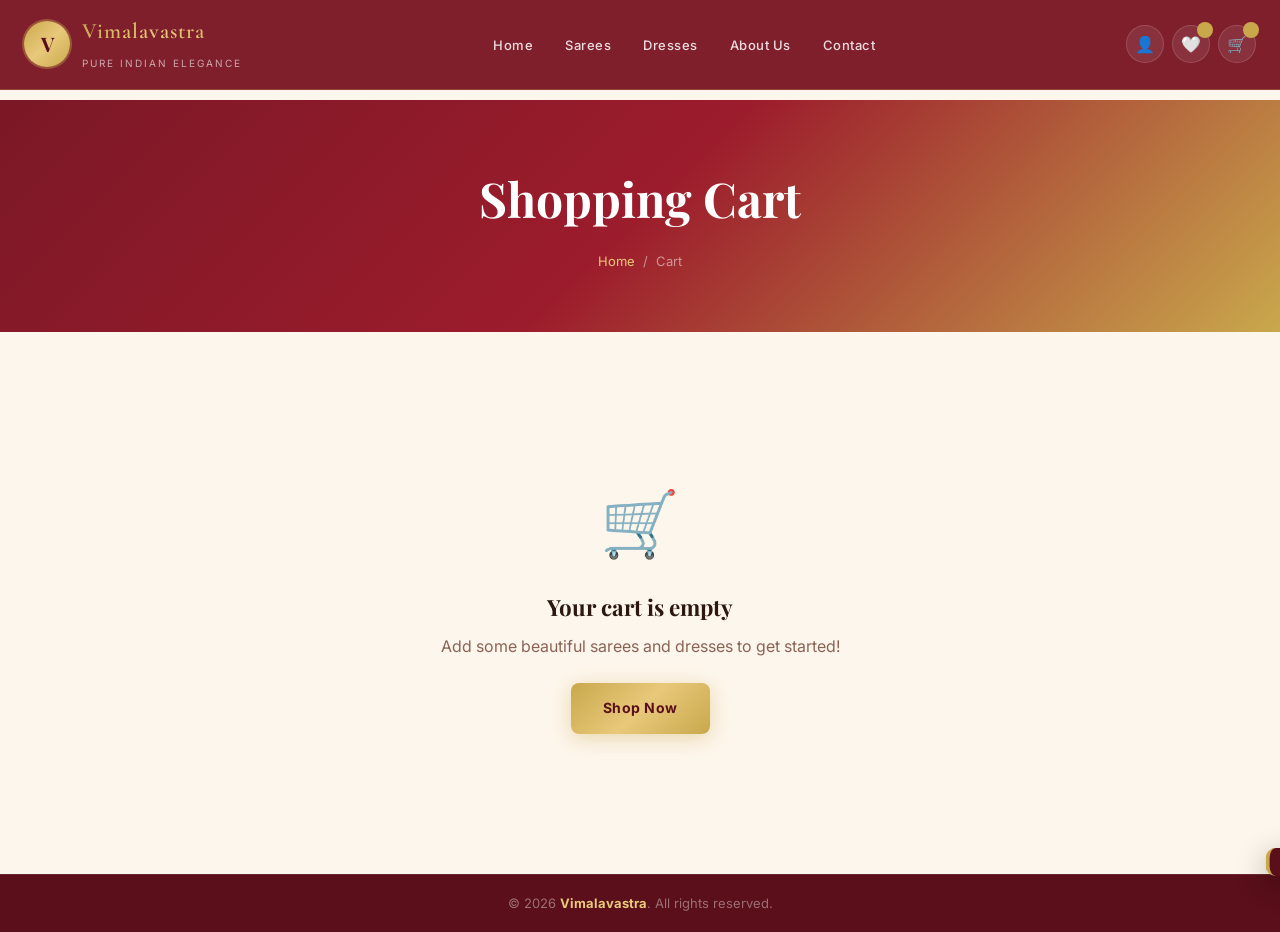
<file: cart.html>
<!DOCTYPE html>
<html lang="en">

<head>
    <meta charset="UTF-8">
    <meta name="viewport" content="width=device-width, initial-scale=1.0">
    <title>Shopping Cart – Vimalavastra</title>
    <link rel="stylesheet" href="styles/main.css">
</head>

<body>
    <header class="site-header">
                <nav class="nav-container">
            <a href="index.html" class="logo-wrap">
                <div class="logo-icon">V</div>
                <div class="logo-text"><span class="brand-name">Vimalavastra</span><span class="tagline">Pure Indian
                        Elegance</span></div>
            </a>
            <button class="hamburger"><span></span><span></span><span></span></button>
            <ul class="nav-menu">
                <li><a href="index.html">Home</a></li>
                <li><a href="sarees.html">Sarees</a></li>
                <li><a href="dresses.html">Dresses</a></li>
                <li><a href="about.html">About Us</a></li>
                <li><a href="contact.html">Contact</a></li>
            </ul>
            <div class="nav-actions">
                <a href="login.html" class="nav-icon-btn">👤</a>
                <a href="wishlist.html" class="nav-icon-btn">🤍<span class="badge wishlist-badge"></span></a>
                <a href="cart.html" class="nav-icon-btn">🛒<span class="badge cart-badge"></span></a>
            </div>
        </nav>
    </header>

    <div class="page-header">
        <h1>Shopping Cart</h1>
        <div class="breadcrumb"><a href="index.html">Home</a><span>/</span><span>Cart</span></div>
    </div>

    <section class="section">
        <div class="section-inner">
            <div id="emptyCart" class="empty-state hidden">
                <div class="icon">🛒</div>
                <h3>Your cart is empty</h3>
                <p>Add some beautiful sarees and dresses to get started!</p>
                <a href="sarees.html" class="btn-primary">Shop Now</a>
            </div>
            <div id="cartContent" class="cart-layout hidden">
                <div class="cart-items" id="cartItems"></div>
                <div class="cart-summary">
                    <h3>Order Summary</h3>
                    <div class="summary-row"><span class="label">Subtotal</span><span class="value"
                            id="subtotal">₹0</span></div>
                    <div class="summary-row"><span class="label">Shipping</span><span class="value"
                            id="shipping">FREE</span></div>
                    <hr class="summary-divider">
                    <div class="summary-row"><span class="label summary-total">Total</span><span
                            class="value summary-total" id="total">₹0</span></div>
                    <a href="checkout.html" class="btn-checkout"
                        style="display:block;text-align:center;text-decoration:none;margin-top:12px;">Proceed to
                        Checkout →</a>
                    <a href="sarees.html"
                        style="display:block;text-align:center;font-size:13px;color:var(--text-mid);margin-top:12px;text-decoration:none;">←
                        Continue Shopping</a>
                </div>
            </div>
        </div>
    </section>

    <footer class="footer">
        <div class="footer-bottom">© 2026 <strong>Vimalavastra</strong>. All rights reserved.</div>
    </footer>
    <div id="toast" class="toast"></div>
    <script src="js/products.js"></script>
    <script>
        function renderCart() {
            const cart = getCart();
            const empty = document.getElementById('emptyCart');
            const content = document.getElementById('cartContent');
            if (!cart.length) { empty.classList.remove('hidden'); content.classList.add('hidden'); return; }
            empty.classList.add('hidden'); content.classList.remove('hidden');

            document.getElementById('cartItems').innerHTML = cart.map(item => {
                const p = PRODUCTS.find(x => x.id === item.id);
                if (!p) return '';
                return `
    <div class="cart-item" id="item-${p.id}">
      <img class="cart-item-img" src="${p.image}" alt="${p.name}">
      <div>
        <div class="cart-item-name"><a href="product.html?id=${p.id}" style="text-decoration:none;color:inherit;">${p.name}</a></div>
        <div class="cart-item-meta">${p.fabric} · ${p.occasion}</div>
        <div class="qty-ctrl">
          <button class="qty-btn" onclick="changeQty(${p.id},-1)">−</button>
          <span class="qty-num" id="qty-${p.id}">${item.qty}</span>
          <button class="qty-btn" onclick="changeQty(${p.id},1)">+</button>
        </div>
      </div>
      <div style="text-align:right;">
        <div class="cart-item-price">${formatPrice(p.price * item.qty)}</div>
        <button class="remove-btn mt-3" onclick="removeItem(${p.id})">🗑️ Remove</button>
      </div>
    </div>`;
            }).join('');
            updateTotals();
        }

        function changeQty(id, d) {
            let cart = getCart();
            const item = cart.find(x => x.id === id);
            if (!item) return;
            item.qty = Math.max(1, item.qty + d);
            saveCart(cart); renderCart(); updateCartBadges();
        }

        function removeItem(id) {
            let cart = getCart().filter(x => x.id !== id);
            saveCart(cart); renderCart(); updateCartBadges();
            showToast('Item removed from cart');
        }

        function updateTotals() {
            const cart = getCart();
            const subtotal = cart.reduce((sum, item) => {
                const p = PRODUCTS.find(x => x.id === item.id);
                return sum + (p ? p.price * item.qty : 0);
            }, 0);
            const shipping = subtotal >= 2000 ? 0 : 99;
            const total = subtotal + shipping;
            document.getElementById('subtotal').textContent = formatPrice(subtotal);
            document.getElementById('shipping').textContent = shipping === 0 ? 'FREE' : formatPrice(shipping);
            document.getElementById('total').textContent = formatPrice(total);
        }

        renderCart();
    </script>
</body>

</html>
</file>
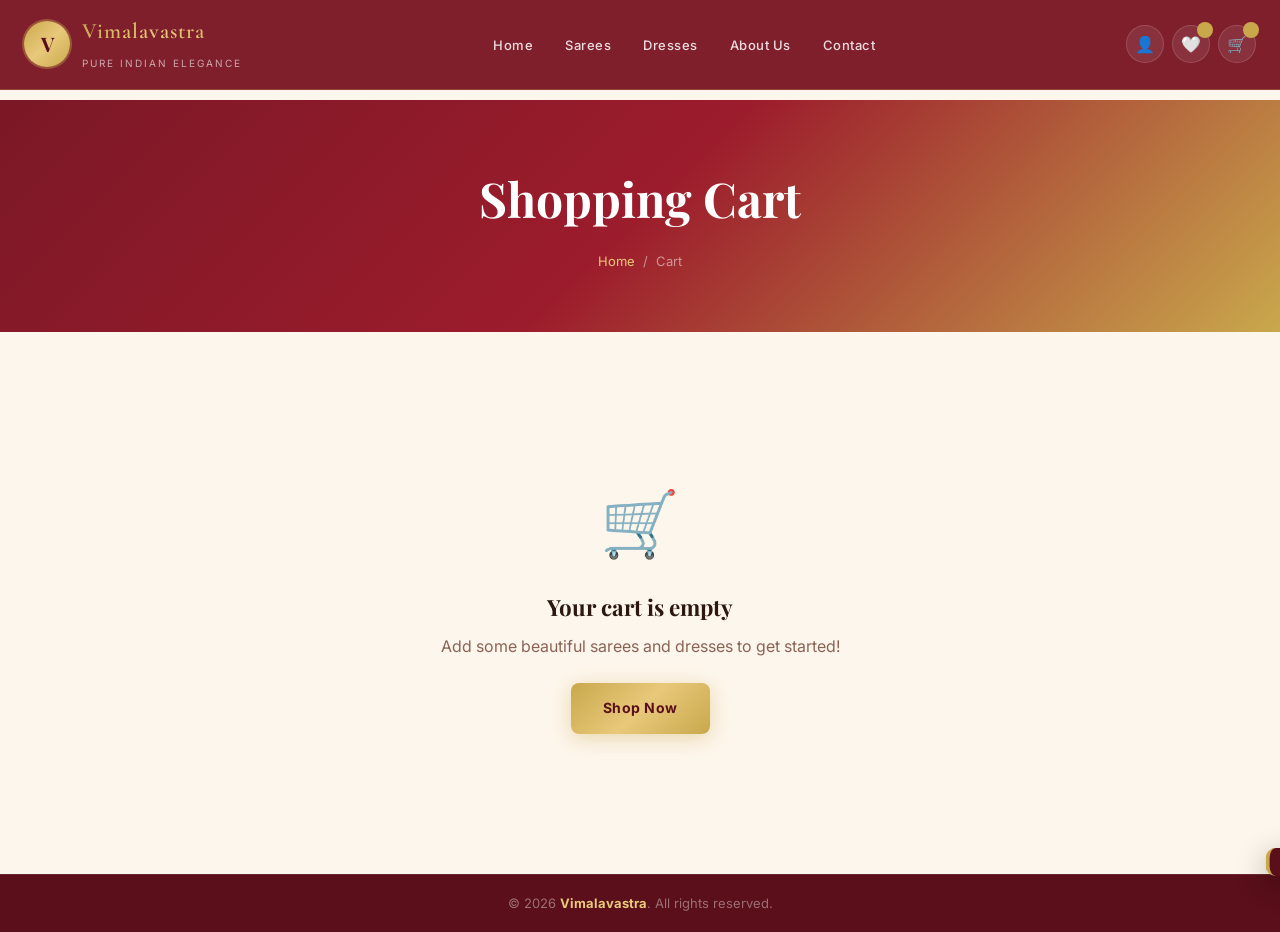
<file: checkout.html>
<!DOCTYPE html>
<html lang="en">

<head>
    <meta charset="UTF-8">
    <meta name="viewport" content="width=device-width, initial-scale=1.0">
    <title>Checkout – Vimalavastra</title>
    <link rel="stylesheet" href="styles/main.css">
</head>

<body>
    <header class="site-header">
                <nav class="nav-container">
            <a href="index.html" class="logo-wrap">
                <div class="logo-icon">V</div>
                <div class="logo-text"><span class="brand-name">Vimalavastra</span><span class="tagline">Pure Indian
                        Elegance</span></div>
            </a>
            <div class="nav-actions">
                <a href="cart.html" class="nav-icon-btn">🛒<span class="badge cart-badge"></span></a>
            </div>
        </nav>
    </header>

    <div class="page-header">
        <h1>Checkout</h1>
        <div class="breadcrumb"><a href="index.html">Home</a><span>/</span><a
                href="cart.html">Cart</a><span>/</span><span>Checkout</span></div>
    </div>

    <section class="section">
        <div class="section-inner">
            <div class="checkout-layout" id="checkoutLayout">
                <div>
                    <form id="checkoutForm" onsubmit="placeOrder(event)">
                        <div class="checkout-form-wrap">
                            <div class="form-section">
                                <h3>📋 Personal Information</h3>
                                <div class="form-grid">
                                    <div class="form-group"><label>First Name *</label><input type="text" required
                                            placeholder="Priya"></div>
                                    <div class="form-group"><label>Last Name *</label><input type="text" required
                                            placeholder="Sharma"></div>
                                    <div class="form-group"><label>Phone Number *</label><input type="tel" required
                                            placeholder="+91 98765 43210"></div>
                                    <div class="form-group"><label>Email Address *</label><input type="email" required
                                            placeholder="priya@example.com"></div>
                                </div>
                            </div>
                            <div class="form-section">
                                <h3>🏠 Shipping Address</h3>
                                <div class="form-grid">
                                    <div class="form-group full"><label>Address Line 1 *</label><input type="text"
                                            required placeholder="House No, Street Name"></div>
                                    <div class="form-group full"><label>Address Line 2</label><input type="text"
                                            placeholder="Landmark, Area"></div>
                                    <div class="form-group"><label>City *</label><input type="text" required
                                            placeholder="Mumbai"></div>
                                    <div class="form-group"><label>State *</label>
                                        <select required>
                                            <option value="">Select State</option>
                                            <option>Maharashtra</option>
                                            <option>Delhi</option>
                                            <option>Karnataka</option>
                                            <option>Tamil Nadu</option>
                                            <option>Telangana</option>
                                            <option>Gujarat</option>
                                            <option>Rajasthan</option>
                                            <option>West Bengal</option>
                                            <option>Uttar Pradesh</option>
                                            <option>Kerala</option>
                                            <option>Andhra Pradesh</option>
                                            <option>Punjab</option>
                                        </select>
                                    </div>
                                    <div class="form-group"><label>PIN Code *</label><input type="text" required
                                            placeholder="400001" maxlength="6"></div>
                                    <div class="form-group"><label>Country</label><input type="text" value="India"
                                            readonly></div>
                                </div>
                            </div>
                            <div class="form-section">
                                <h3>💳 Payment Method</h3>
                                <div class="payment-options">
                                    <label class="payment-option">
                                        <input type="radio" name="payment" value="upi" checked>
                                        <span class="payment-icon">📱</span>
                                        <div>
                                            <div class="pay-label">UPI Payment</div>
                                            <div class="pay-sub">Google Pay, PhonePe, Paytm, BHIM</div>
                                        </div>
                                    </label>
                                    <label class="payment-option">
                                        <input type="radio" name="payment" value="card">
                                        <span class="payment-icon">💳</span>
                                        <div>
                                            <div class="pay-label">Credit / Debit Card</div>
                                            <div class="pay-sub">Visa, Mastercard, RuPay, Amex</div>
                                        </div>
                                    </label>
                                    <label class="payment-option">
                                        <input type="radio" name="payment" value="netbanking">
                                        <span class="payment-icon">🏦</span>
                                        <div>
                                            <div class="pay-label">Net Banking</div>
                                            <div class="pay-sub">All major banks supported</div>
                                        </div>
                                    </label>
                                    <label class="payment-option">
                                        <input type="radio" name="payment" value="cod">
                                        <span class="payment-icon">💵</span>
                                        <div>
                                            <div class="pay-label">Cash on Delivery</div>
                                            <div class="pay-sub">Pay when your order arrives</div>
                                        </div>
                                    </label>
                                </div>
                            </div>
                        </div>
                        <button type="submit" class="btn-checkout" style="margin-top:20px;font-size:16px;">🔒 Place
                            Order</button>
                    </form>
                </div>
                <div>
                    <div class="cart-summary" style="position:sticky;top:120px;">
                        <h3>Your Order</h3>
                        <div id="orderItems"></div>
                        <hr class="summary-divider">
                        <div class="summary-row"><span class="label">Subtotal</span><span class="value"
                                id="subtotal">₹0</span></div>
                        <div class="summary-row"><span class="label">Shipping</span><span class="value"
                                id="shipping">FREE</span></div>
                        <hr class="summary-divider">
                        <div class="summary-row"><span class="label summary-total">Total</span><span
                                class="value summary-total" id="total">₹0</span></div>
                        <div style="margin-top:16px;font-size:12px;color:var(--text-light);text-align:center;">
                            🔒 SSL Encrypted &nbsp;|&nbsp; ✓ Safe & Secure
                        </div>
                    </div>
                </div>
            </div>
        </div>
    </section>

    <!-- Success Modal -->
    <div class="modal-overlay" id="successModal">
        <div class="modal" style="text-align:center;">
            <div style="font-size:64px;margin-bottom:16px;">🎉</div>
            <h2 style="color:var(--maroon);margin-bottom:10px;">Order Placed Successfully!</h2>
            <p style="color:var(--text-mid);margin-bottom:8px;">Thank you for shopping with Vimalavastra.</p>
            <p style="color:var(--text-mid);margin-bottom:20px;font-size:14px;">Your order ID: <strong
                    id="orderId"></strong></p>
            <p style="font-size:13px;color:var(--text-light);margin-bottom:28px;">You will receive a confirmation
                message on your phone/email shortly. Expected delivery: 5–7 business days.</p>
            <a href="index.html" class="btn-primary" style="display:inline-block;">Continue Shopping</a>
        </div>
    </div>

    <footer class="footer">
        <div class="footer-bottom">© 2026 <strong>Vimalavastra</strong>. All rights reserved.</div>
    </footer>
    <div id="toast" class="toast"></div>
    <script src="js/products.js"></script>
    <script>
        function renderOrderSummary() {
            const cart = getCart();
            if (!cart.length) { window.location.href = 'cart.html'; return; }
            let html = '';
            let subtotal = 0;
            cart.forEach(item => {
                const p = PRODUCTS.find(x => x.id === item.id);
                if (!p) return;
                const lineTotal = p.price * item.qty;
                subtotal += lineTotal;
                html += `<div class="summary-row" style="margin-bottom:10px;font-size:13px;">
      <span class="label">${p.name} × ${item.qty}</span>
      <span class="value">${formatPrice(lineTotal)}</span>
    </div>`;
            });
            document.getElementById('orderItems').innerHTML = html;
            const shipping = subtotal >= 2000 ? 0 : 99;
            document.getElementById('subtotal').textContent = formatPrice(subtotal);
            document.getElementById('shipping').textContent = shipping === 0 ? 'FREE' : formatPrice(shipping);
            document.getElementById('total').textContent = formatPrice(subtotal + shipping);
        }

        function placeOrder(e) {
            e.preventDefault();
            const orderId = 'VV' + Date.now().toString().slice(-8);
            document.getElementById('orderId').textContent = orderId;
            saveCart([]);
            updateCartBadges();
            document.getElementById('successModal').classList.add('open');
        }

        renderOrderSummary();
    </script>
</body>

</html>
</file>
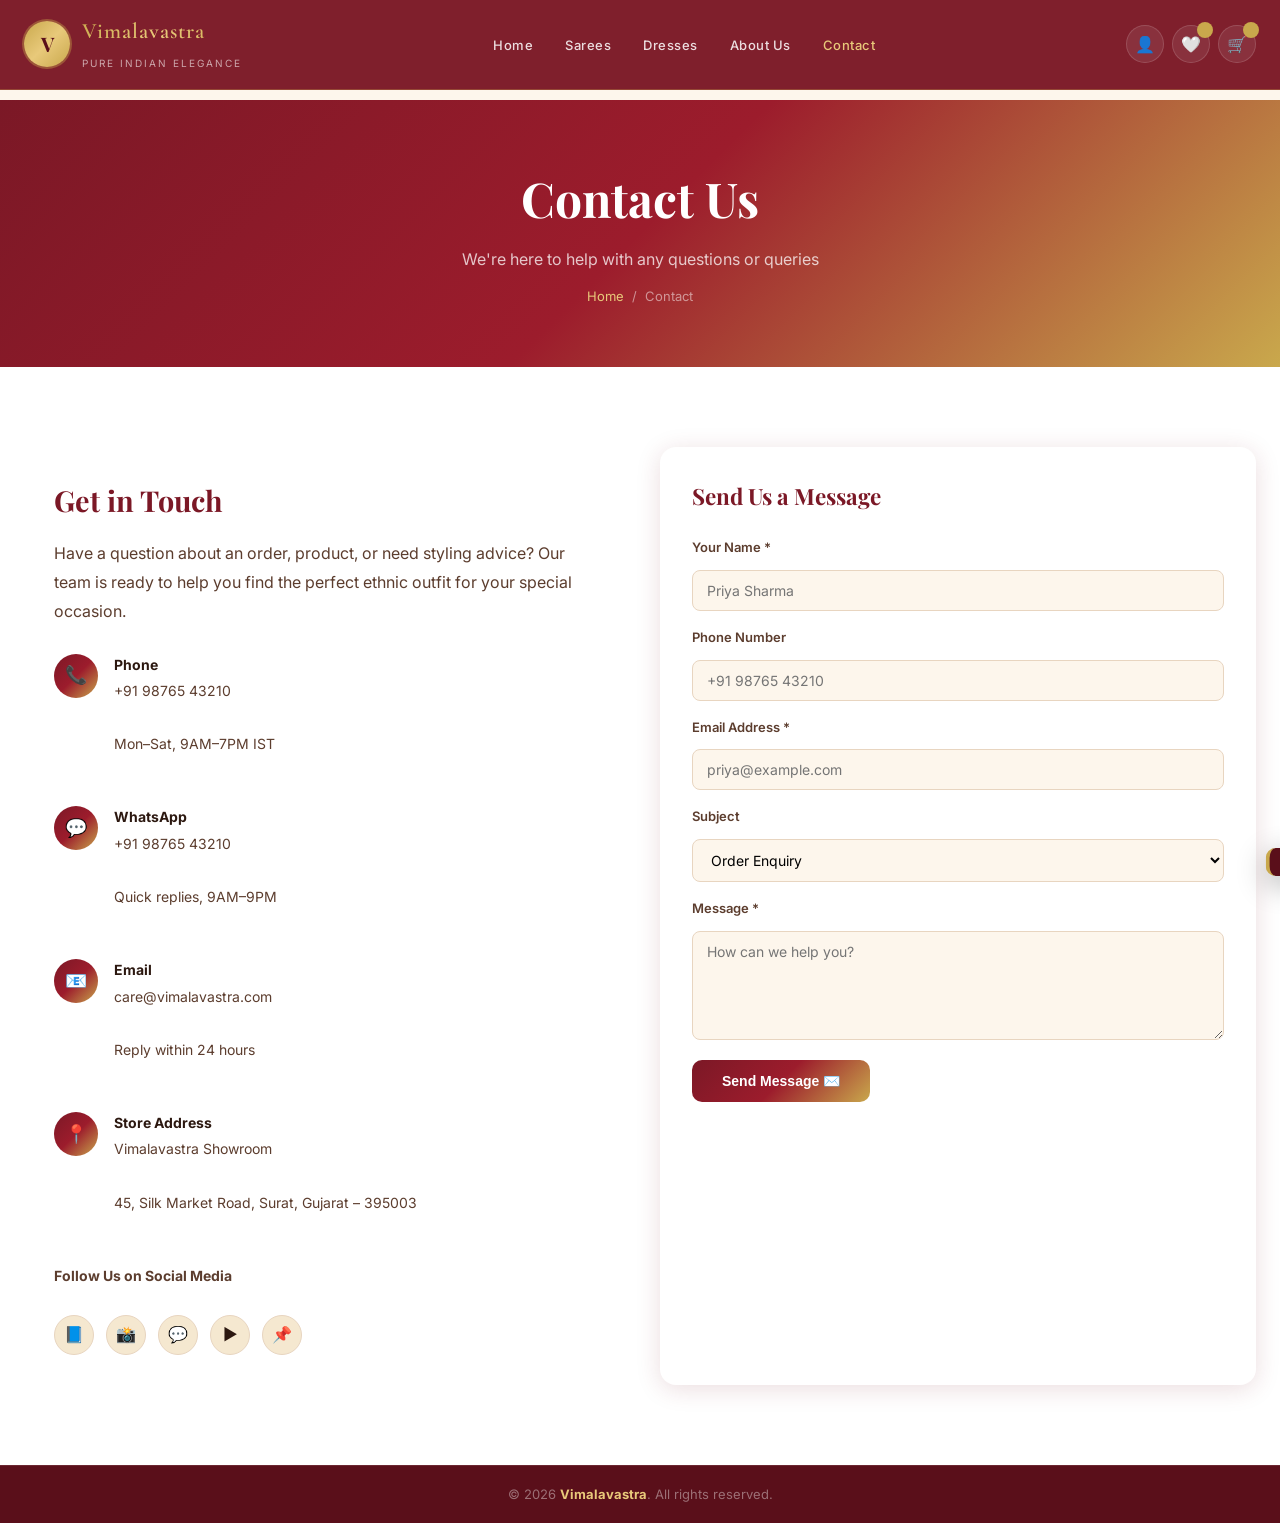
<file: contact.html>
<!DOCTYPE html>
<html lang="en">

<head>
    <meta charset="UTF-8">
    <meta name="viewport" content="width=device-width, initial-scale=1.0">
    <title>Contact Us – Vimalavastra</title>
    <link rel="stylesheet" href="styles/main.css">
</head>

<body>
    <header class="site-header">
                <nav class="nav-container">
            <a href="index.html" class="logo-wrap">
                <div class="logo-icon">V</div>
                <div class="logo-text"><span class="brand-name">Vimalavastra</span><span class="tagline">Pure Indian
                        Elegance</span></div>
            </a>
            <button class="hamburger"><span></span><span></span><span></span></button>
            <ul class="nav-menu">
                <li><a href="index.html">Home</a></li>
                <li><a href="sarees.html">Sarees</a></li>
                <li><a href="dresses.html">Dresses</a></li>
                <li><a href="about.html">About Us</a></li>
                <li><a href="contact.html" class="active">Contact</a></li>
            </ul>
            <div class="nav-actions">
                <a href="login.html" class="nav-icon-btn">👤</a>
                <a href="wishlist.html" class="nav-icon-btn">🤍<span class="badge wishlist-badge"></span></a>
                <a href="cart.html" class="nav-icon-btn">🛒<span class="badge cart-badge"></span></a>
            </div>
        </nav>
    </header>

    <div class="page-header">
        <h1>Contact Us</h1>
        <p>We're here to help with any questions or queries</p>
        <div class="breadcrumb"><a href="index.html">Home</a><span>/</span><span>Contact</span></div>
    </div>

    <section class="section" style="background:var(--white);">
        <div class="section-inner">
            <div class="contact-grid">
                <div class="contact-info">
                    <h2>Get in Touch</h2>
                    <p>Have a question about an order, product, or need styling advice? Our team is ready to help you
                        find the perfect ethnic outfit for your special occasion.</p>
                    <div class="contact-item">
                        <div class="contact-icon">📞</div>
                        <div>
                            <h4>Phone</h4>
                            <p><a href="tel:+919876543210">+91 98765 43210</a></p>
                            <p>Mon–Sat, 9AM–7PM IST</p>
                        </div>
                    </div>
                    <div class="contact-item">
                        <div class="contact-icon">💬</div>
                        <div>
                            <h4>WhatsApp</h4>
                            <p><a href="https://wa.me/919876543210">+91 98765 43210</a></p>
                            <p>Quick replies, 9AM–9PM</p>
                        </div>
                    </div>
                    <div class="contact-item">
                        <div class="contact-icon">📧</div>
                        <div>
                            <h4>Email</h4>
                            <p><a href="mailto:care@vimalavastra.com">care@vimalavastra.com</a></p>
                            <p>Reply within 24 hours</p>
                        </div>
                    </div>
                    <div class="contact-item">
                        <div class="contact-icon">📍</div>
                        <div>
                            <h4>Store Address</h4>
                            <p>Vimalavastra Showroom</p>
                            <p>45, Silk Market Road, Surat, Gujarat – 395003</p>
                        </div>
                    </div>
                    <div>
                        <h4 style="font-size:14px;color:var(--text-mid);margin-bottom:12px;">Follow Us on Social Media
                        </h4>
                        <div class="social-links">
                            <a href="#" class="social-link" title="Facebook">📘</a>
                            <a href="#" class="social-link" title="Instagram">📸</a>
                            <a href="https://wa.me/919876543210" class="social-link" title="WhatsApp">💬</a>
                            <a href="#" class="social-link" title="YouTube">▶️</a>
                            <a href="#" class="social-link" title="Pinterest">📌</a>
                        </div>
                    </div>
                </div>
                <div class="contact-form-wrap">
                    <h3>Send Us a Message</h3>
                    <form onsubmit="sendMessage(event)">
                        <div class="form-group" style="margin-bottom:16px;"><label
                                style="display:block;font-size:13px;font-weight:600;color:var(--text-mid);margin-bottom:6px;">Your
                                Name *</label><input type="text" required placeholder="Priya Sharma"
                                style="width:100%;border:1.5px solid var(--border);border-radius:8px;padding:11px 14px;font-size:14px;outline:none;background:var(--cream);transition:var(--transition);">
                        </div>
                        <div class="form-group" style="margin-bottom:16px;"><label
                                style="display:block;font-size:13px;font-weight:600;color:var(--text-mid);margin-bottom:6px;">Phone
                                Number</label><input type="tel" placeholder="+91 98765 43210"
                                style="width:100%;border:1.5px solid var(--border);border-radius:8px;padding:11px 14px;font-size:14px;outline:none;background:var(--cream);">
                        </div>
                        <div class="form-group" style="margin-bottom:16px;"><label
                                style="display:block;font-size:13px;font-weight:600;color:var(--text-mid);margin-bottom:6px;">Email
                                Address *</label><input type="email" required placeholder="priya@example.com"
                                style="width:100%;border:1.5px solid var(--border);border-radius:8px;padding:11px 14px;font-size:14px;outline:none;background:var(--cream);">
                        </div>
                        <div class="form-group" style="margin-bottom:16px;"><label
                                style="display:block;font-size:13px;font-weight:600;color:var(--text-mid);margin-bottom:6px;">Subject</label>
                            <select
                                style="width:100%;border:1.5px solid var(--border);border-radius:8px;padding:11px 14px;font-size:14px;outline:none;background:var(--cream);">
                                <option>Order Enquiry</option>
                                <option>Product Question</option>
                                <option>Return Request</option>
                                <option>Bulk Order</option>
                                <option>Other</option>
                            </select>
                        </div>
                        <div class="form-group" style="margin-bottom:20px;"><label
                                style="display:block;font-size:13px;font-weight:600;color:var(--text-mid);margin-bottom:6px;">Message
                                *</label><textarea required rows="5" placeholder="How can we help you?"
                                style="width:100%;border:1.5px solid var(--border);border-radius:8px;padding:11px 14px;font-size:14px;outline:none;background:var(--cream);resize:vertical;font-family:inherit;"></textarea>
                        </div>
                        <button type="submit" class="btn-send">Send Message ✉️</button>
                    </form>
                </div>
            </div>
        </div>
    </section>

    <footer class="footer">
        <div class="footer-bottom">© 2026 <strong>Vimalavastra</strong>. All rights reserved.</div>
    </footer>
    <div id="toast" class="toast"></div>
    <script src="js/products.js"></script>
    <script>
        function sendMessage(e) {
            e.preventDefault();
            showToast('Message sent! We\'ll reply within 24 hours. 📧');
            e.target.reset();
        }
    </script>
</body>

</html>
</file>
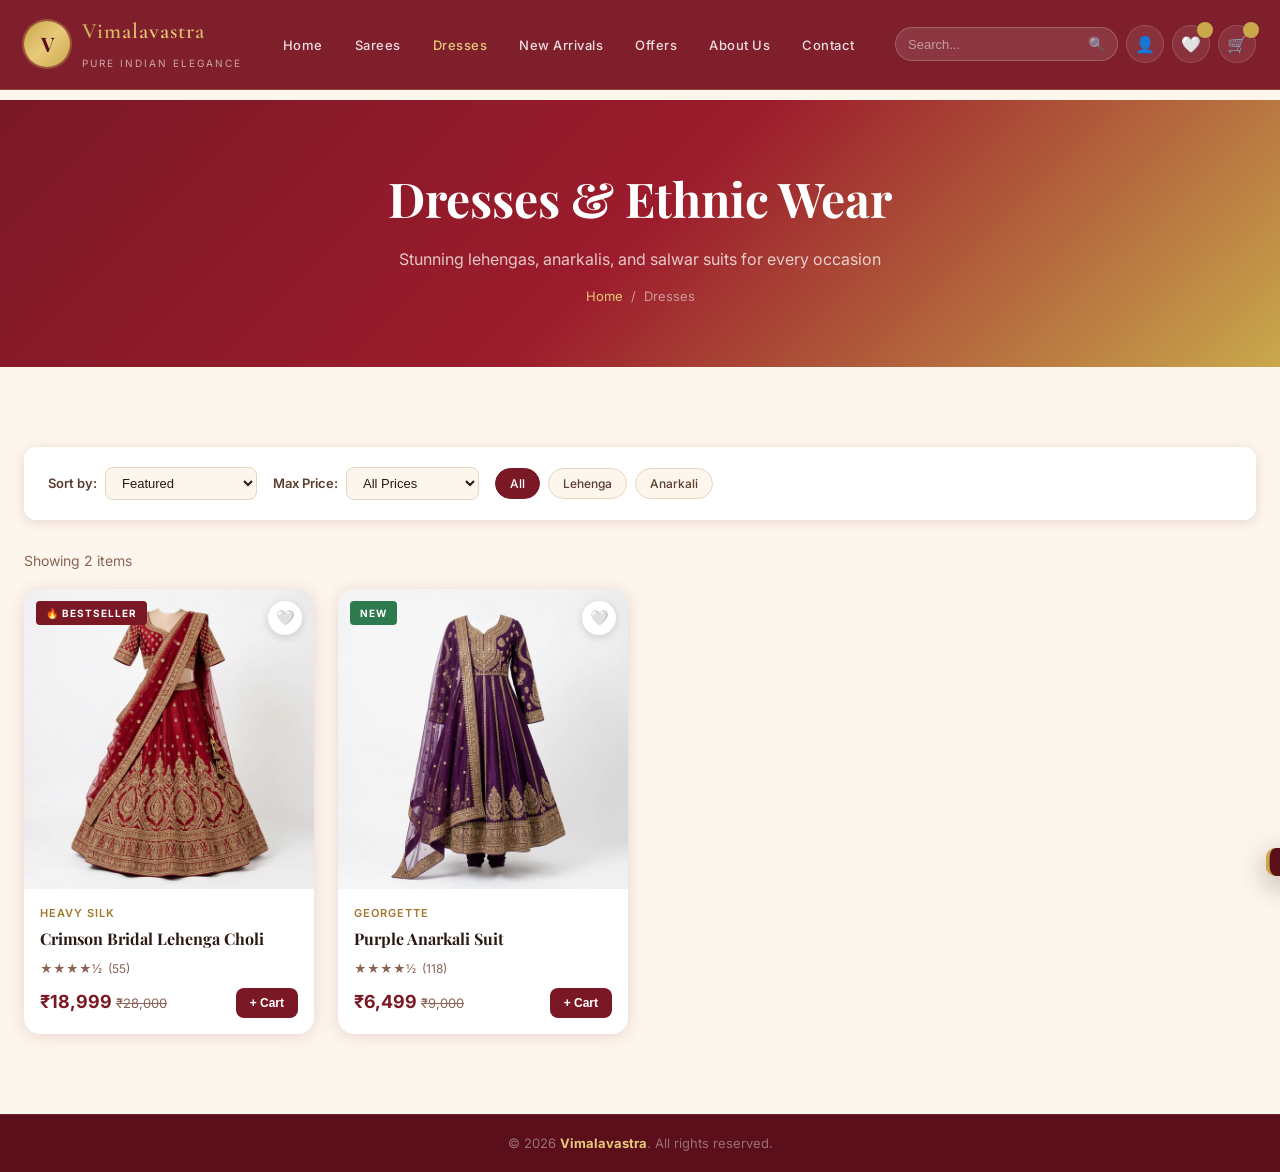
<file: dresses.html>
<!DOCTYPE html>
<html lang="en">

<head>
    <meta charset="UTF-8">
    <meta name="viewport" content="width=device-width, initial-scale=1.0">
    <title>Dresses & Ethnic Wear – Vimalavastra</title>
    <meta name="description"
        content="Shop premium Indian ethnic dresses – lehengas, anarkalis, and salwar suits at Vimalavastra.">
    <link rel="stylesheet" href="styles/main.css">
</head>

<body>
    <header class="site-header">
                <nav class="nav-container">
            <a href="index.html" class="logo-wrap">
                <div class="logo-icon">V</div>
                <div class="logo-text"><span class="brand-name">Vimalavastra</span><span class="tagline">Pure Indian
                        Elegance</span></div>
            </a>
            <button class="hamburger"><span></span><span></span><span></span></button>
            <ul class="nav-menu">
                <li><a href="index.html">Home</a></li>
                <li><a href="sarees.html">Sarees</a></li>
                <li><a href="dresses.html" class="active">Dresses</a></li>
                <li><a href="sarees.html?filter=new">New Arrivals</a></li>
                <li><a href="sarees.html?filter=sale">Offers</a></li>
                <li><a href="about.html">About Us</a></li>
                <li><a href="contact.html">Contact</a></li>
            </ul>
            <div class="nav-actions">
                <form class="search-form" onsubmit="handleSearch(event)"><input type="text"
                        placeholder="Search..."><button type="submit">🔍</button></form>
                <a href="login.html" class="nav-icon-btn">👤</a>
                <a href="wishlist.html" class="nav-icon-btn">🤍<span class="badge wishlist-badge"></span></a>
                <a href="cart.html" class="nav-icon-btn">🛒<span class="badge cart-badge"></span></a>
            </div>
        </nav>
    </header>

    <div class="page-header">
        <h1>Dresses & Ethnic Wear</h1>
        <p>Stunning lehengas, anarkalis, and salwar suits for every occasion</p>
        <div class="breadcrumb"><a href="index.html">Home</a><span>/</span><span>Dresses</span></div>
    </div>

    <section class="section">
        <div class="section-inner">
            <div class="filters-bar">
                <div class="filter-group">
                    <label>Sort by:</label>
                    <select class="filter-select" id="sortBy">
                        <option value="">Featured</option>
                        <option value="price-low">Price: Low to High</option>
                        <option value="price-high">Price: High to Low</option>
                        <option value="rating">Top Rated</option>
                    </select>
                </div>
                <div class="filter-group">
                    <label>Max Price:</label>
                    <select class="filter-select" id="priceFilter">
                        <option value="">All Prices</option>
                        <option value="8000">Under ₹8,000</option>
                        <option value="15000">Under ₹15,000</option>
                        <option value="25000">Under ₹25,000</option>
                    </select>
                </div>
                <div class="filter-tags" id="fabricTags">
                    <span class="filter-tag active" data-fabric="">All</span>
                    <span class="filter-tag" data-fabric="Heavy Silk">Lehenga</span>
                    <span class="filter-tag" data-fabric="Georgette">Anarkali</span>
                </div>
            </div>
            <p id="resultCount" style="margin-bottom:16px;color:var(--text-light);font-size:14px;"></p>
            <div class="product-grid" id="productGrid"></div>
            <div id="emptyState" class="empty-state hidden">
                <div class="icon">🔍</div>
                <h3>No dresses found</h3>
                <p>Try adjusting your filters.</p>
                <a href="dresses.html" class="btn-primary">Clear Filters</a>
            </div>
        </div>
    </section>

    <footer class="footer">
        <div class="footer-bottom">© 2026 <strong>Vimalavastra</strong>. All rights reserved.</div>
    </footer>
    <div id="toast" class="toast"></div>
    <script src="js/products.js"></script>
    <script>
        let activeFabric = '', sortVal = '', maxPrice = '';
        function renderProducts() {
            let items = PRODUCTS.filter(p => p.category === 'dresses');
            const params = new URLSearchParams(window.location.search);
            const search = params.get('search');
            if (search) items = items.filter(p => p.name.toLowerCase().includes(search.toLowerCase()));
            if (activeFabric) items = items.filter(p => p.fabric === activeFabric);
            if (maxPrice) items = items.filter(p => p.price <= parseInt(maxPrice));
            if (sortVal === 'price-low') items.sort((a, b) => a.price - b.price);
            else if (sortVal === 'price-high') items.sort((a, b) => b.price - a.price);
            else if (sortVal === 'rating') items.sort((a, b) => b.rating - a.rating);
            const grid = document.getElementById('productGrid');
            const empty = document.getElementById('emptyState');
            document.getElementById('resultCount').textContent = `Showing ${items.length} item${items.length !== 1 ? 's' : ''}`;
            if (!items.length) { grid.innerHTML = ''; empty.classList.remove('hidden'); }
            else { empty.classList.add('hidden'); grid.innerHTML = items.map(createProductCard).join(''); }
        }
        document.getElementById('sortBy').addEventListener('change', e => { sortVal = e.target.value; renderProducts(); });
        document.getElementById('priceFilter').addEventListener('change', e => { maxPrice = e.target.value; renderProducts(); });
        document.querySelectorAll('#fabricTags .filter-tag').forEach(t => {
            t.addEventListener('click', () => {
                document.querySelectorAll('#fabricTags .filter-tag').forEach(x => x.classList.remove('active'));
                t.classList.add('active'); activeFabric = t.dataset.fabric; renderProducts();
            });
        });
        renderProducts();
    </script>
</body>

</html>
</file>
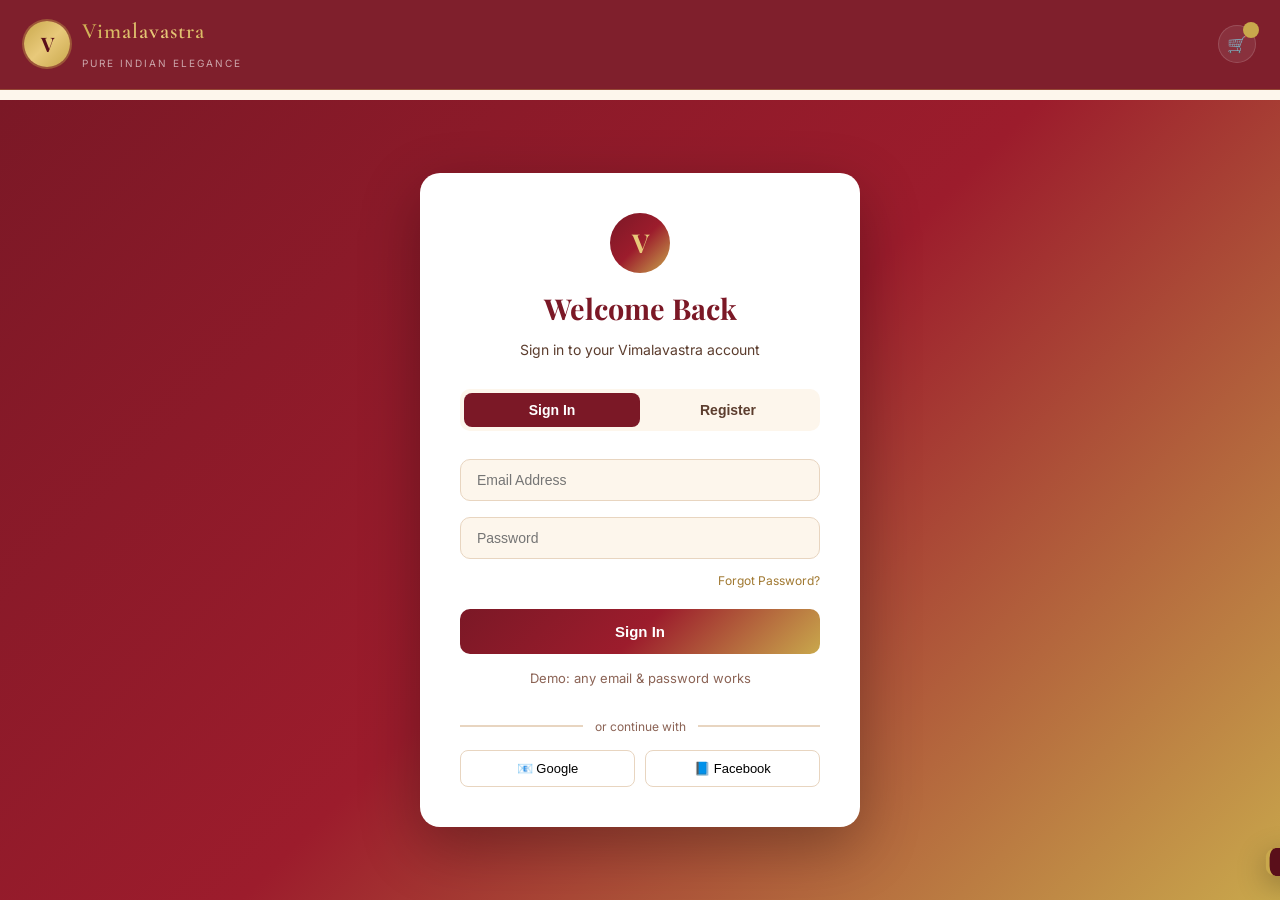
<file: login.html>
<!DOCTYPE html>
<html lang="en">

<head>
    <meta charset="UTF-8">
    <meta name="viewport" content="width=device-width, initial-scale=1.0">
    <title>Login & Register – Vimalavastra</title>
    <link rel="stylesheet" href="styles/main.css">
</head>

<body>
    <header class="site-header">
                <nav class="nav-container">
            <a href="index.html" class="logo-wrap">
                <div class="logo-icon">V</div>
                <div class="logo-text"><span class="brand-name">Vimalavastra</span><span class="tagline">Pure Indian
                        Elegance</span></div>
            </a>
            <div class="nav-actions">
                <a href="cart.html" class="nav-icon-btn">🛒<span class="badge cart-badge"></span></a>
            </div>
        </nav>
    </header>

    <div class="auth-container">
        <div class="auth-card">
            <div style="text-align:center;margin-bottom:20px;">
                <div
                    style="width:60px;height:60px;background:var(--gradient-royal);border-radius:50%;display:flex;align-items:center;justify-content:center;margin:0 auto 12px;font-size:26px;color:var(--gold-light);font-family:'Playfair Display',serif;font-weight:700;">
                    V</div>
                <h2>Welcome Back</h2>
                <p>Sign in to your Vimalavastra account</p>
            </div>
            <div class="auth-tabs">
                <button class="auth-tab active" id="loginTab" onclick="switchTab('login')">Sign In</button>
                <button class="auth-tab" id="registerTab" onclick="switchTab('register')">Register</button>
            </div>

            <!-- Login Form -->
            <form id="loginForm" onsubmit="doLogin(event)">
                <div class="form-input-wrap"><input type="email" required placeholder="Email Address"
                        autocomplete="email"></div>
                <div class="form-input-wrap"><input type="password" required placeholder="Password"
                        autocomplete="current-password"></div>
                <div style="text-align:right;margin:-8px 0 16px;"><a href="#"
                        style="font-size:12px;color:var(--gold-dark);text-decoration:none;">Forgot Password?</a></div>
                <button type="submit" class="btn-auth">Sign In</button>
                <p style="text-align:center;margin-top:14px;font-size:13px;color:var(--text-light);">Demo: any email &
                    password works</p>
            </form>

            <!-- Register Form -->
            <form id="registerForm" class="hidden" onsubmit="doRegister(event)">
                <div style="display:grid;grid-template-columns:1fr 1fr;gap:10px;">
                    <div class="form-input-wrap" style="margin-bottom:0;"><input type="text" required
                            placeholder="First Name"></div>
                    <div class="form-input-wrap" style="margin-bottom:0;"><input type="text" required
                            placeholder="Last Name"></div>
                </div>
                <div class="form-input-wrap" style="margin-top:10px;"><input type="tel" required
                        placeholder="Phone Number"></div>
                <div class="form-input-wrap"><input type="email" required placeholder="Email Address"></div>
                <div class="form-input-wrap"><input type="password" required placeholder="Create Password"
                        minlength="6"></div>
                <div class="form-input-wrap"><input type="password" required placeholder="Confirm Password"></div>
                <button type="submit" class="btn-auth">Create Account</button>
            </form>

            <div style="margin-top:20px;display:flex;align-items:center;gap:12px;">
                <hr style="flex:1;border:1px solid var(--border);">
                <span style="font-size:12px;color:var(--text-light);">or continue with</span>
                <hr style="flex:1;border:1px solid var(--border);">
            </div>
            <div style="display:flex;gap:10px;margin-top:14px;">
                <button onclick="socialLogin()"
                    style="flex:1;padding:10px;border:1.5px solid var(--border);border-radius:8px;background:var(--white);cursor:pointer;font-size:13px;">📧
                    Google</button>
                <button onclick="socialLogin()"
                    style="flex:1;padding:10px;border:1.5px solid var(--border);border-radius:8px;background:var(--white);cursor:pointer;font-size:13px;">📘
                    Facebook</button>
            </div>
        </div>
    </div>

    <div id="toast" class="toast"></div>
    <script src="js/products.js"></script>
    <script>
        function switchTab(tab) {
            document.getElementById('loginForm').classList.toggle('hidden', tab !== 'login');
            document.getElementById('registerForm').classList.toggle('hidden', tab !== 'register');
            document.getElementById('loginTab').classList.toggle('active', tab === 'login');
            document.getElementById('registerTab').classList.toggle('active', tab === 'register');
        }
        function doLogin(e) {
            e.preventDefault();
            localStorage.setItem('vv_user', JSON.stringify({ name: 'Customer', loggedIn: true }));
            showToast('Welcome back! Signed in successfully ✓');
            setTimeout(() => window.location.href = 'index.html', 1500);
        }
        function doRegister(e) {
            e.preventDefault();
            localStorage.setItem('vv_user', JSON.stringify({ name: 'New Customer', loggedIn: true }));
            showToast('Account created! Welcome to Vimalavastra 🎉');
            setTimeout(() => window.location.href = 'index.html', 1500);
        }
        function socialLogin() {
            localStorage.setItem('vv_user', JSON.stringify({ name: 'Customer', loggedIn: true }));
            showToast('Signed in successfully ✓');
            setTimeout(() => window.location.href = 'index.html', 1500);
        }
    </script>
</body>

</html>
</file>
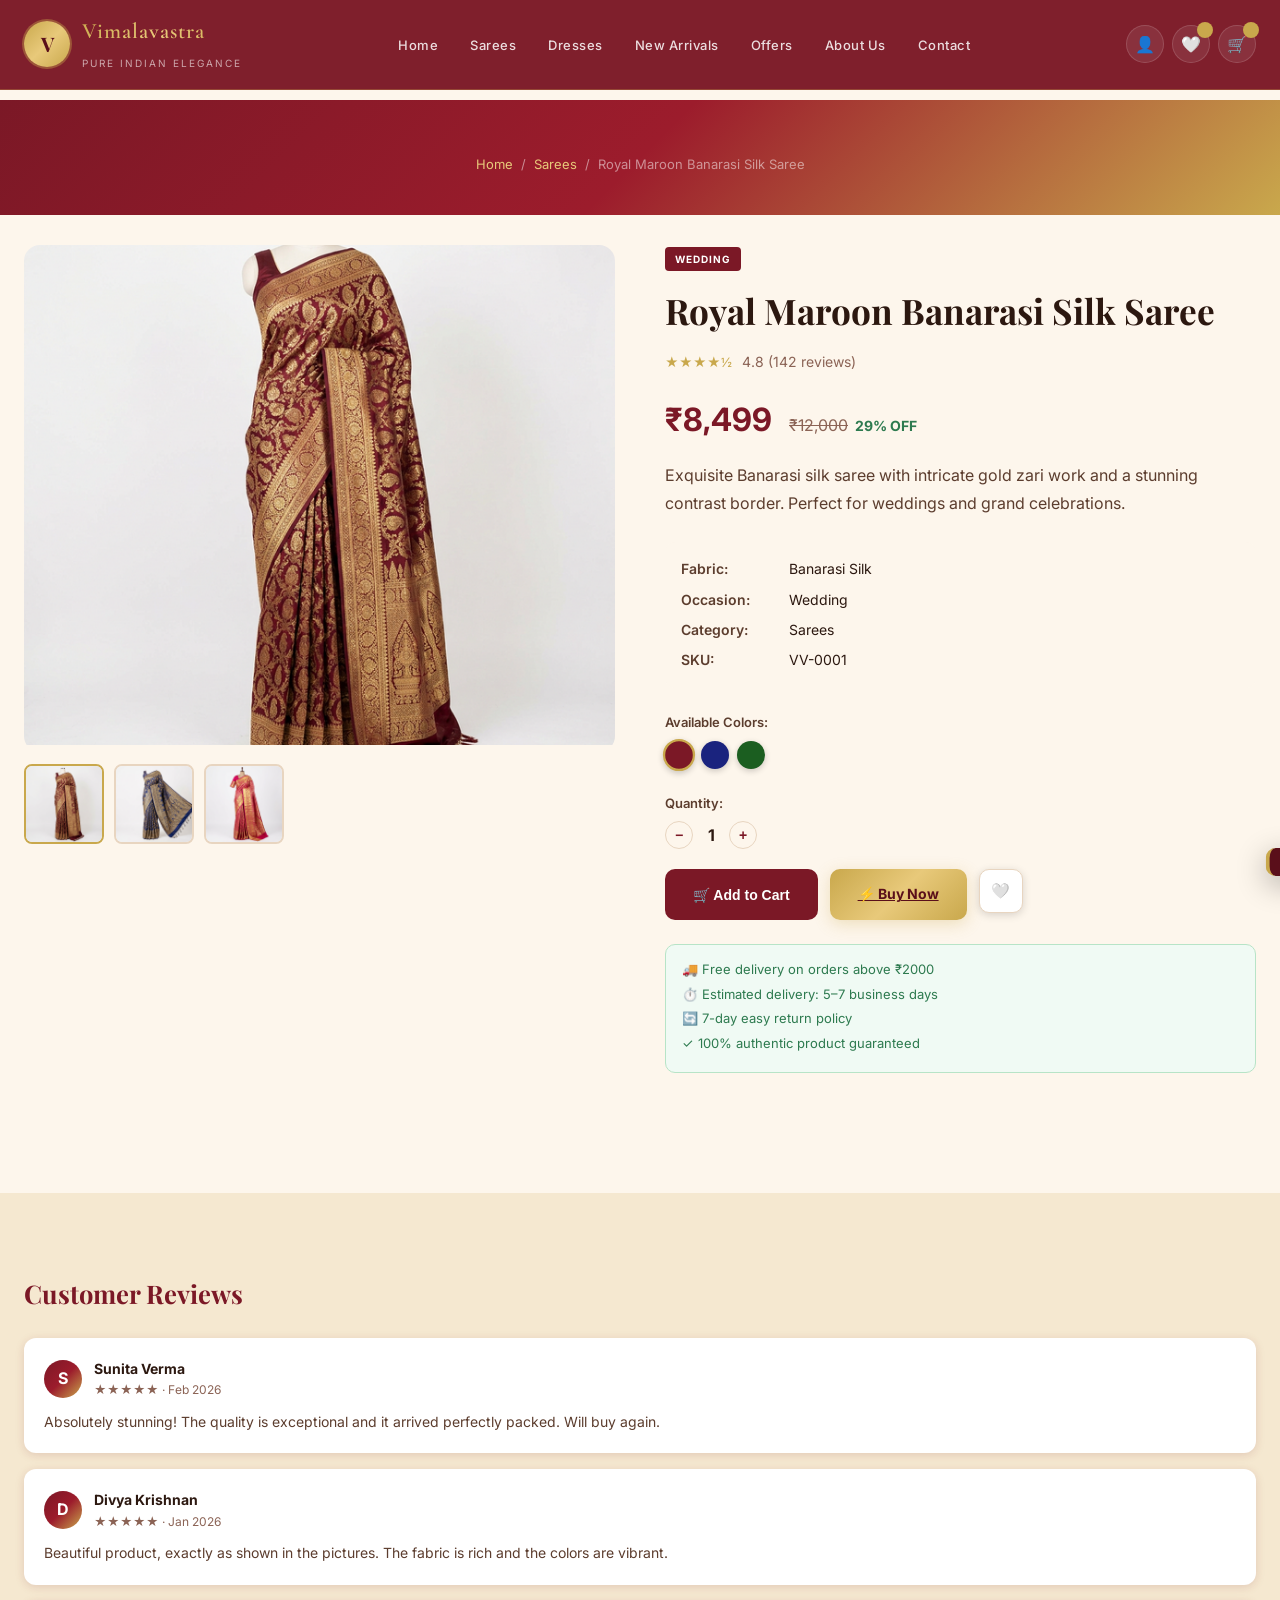
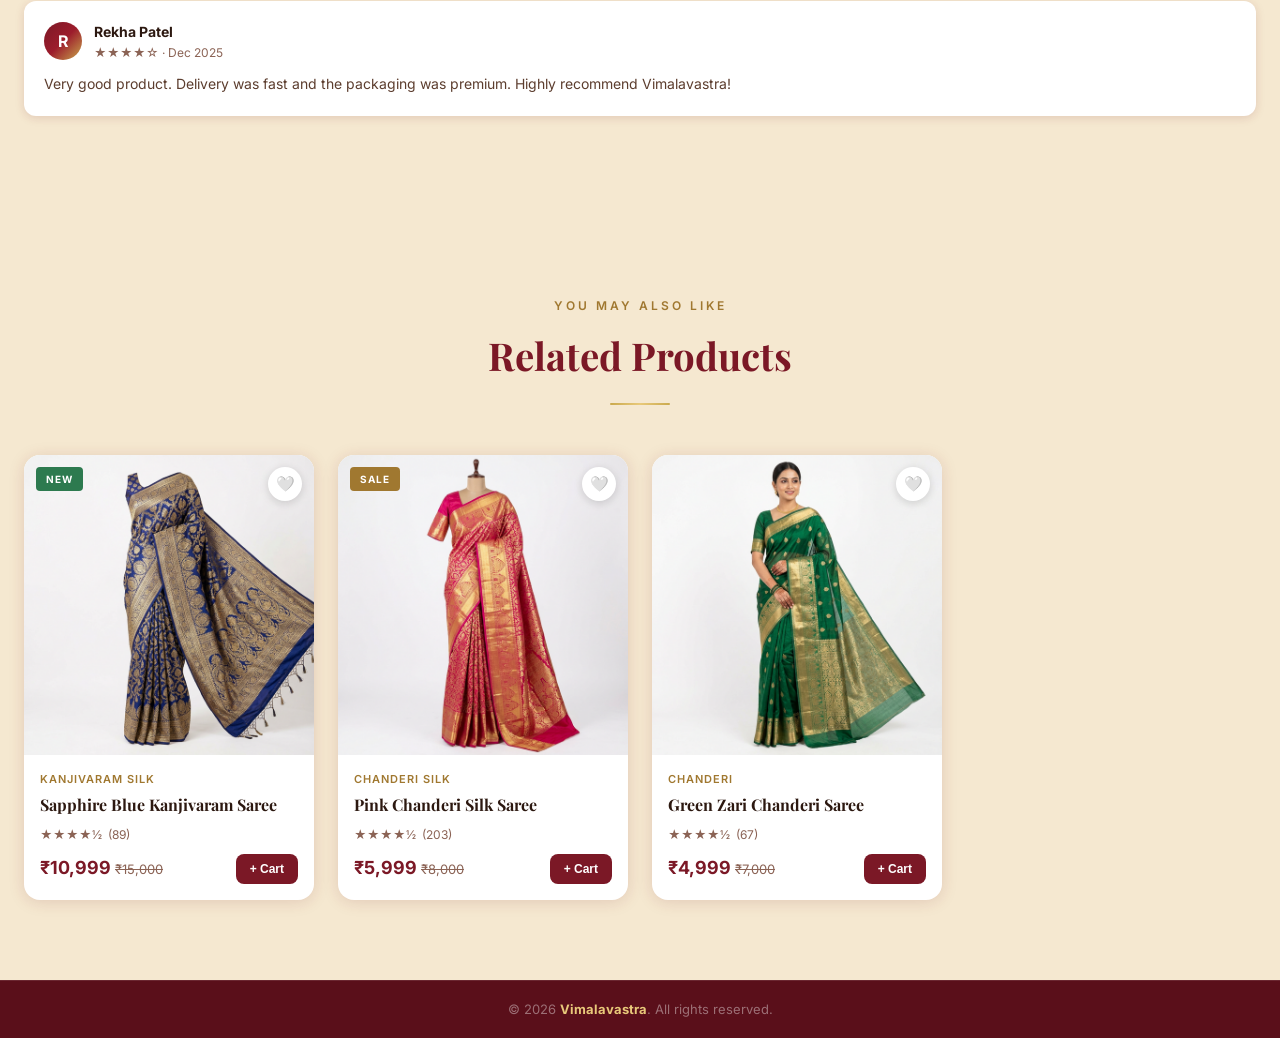
<file: product.html>
<!DOCTYPE html>
<html lang="en">

<head>
    <meta charset="UTF-8">
    <meta name="viewport" content="width=device-width, initial-scale=1.0">
    <title>Product Details – Vimalavastra</title>
    <link rel="stylesheet" href="styles/main.css">
    <style>
        .reviews-section {
            margin-top: 40px;
        }

        .review-card {
            background: var(--white);
            border-radius: 12px;
            padding: 20px;
            margin-bottom: 16px;
            box-shadow: 0 2px 10px var(--shadow);
        }

        .review-header {
            display: flex;
            align-items: center;
            gap: 12px;
            margin-bottom: 10px;
        }

        .review-avatar {
            width: 38px;
            height: 38px;
            border-radius: 50%;
            background: var(--gradient-royal);
            display: flex;
            align-items: center;
            justify-content: center;
            color: var(--white);
            font-weight: 700;
        }

        .review-meta .name {
            font-weight: 700;
            font-size: 14px;
        }

        .review-meta .date {
            font-size: 12px;
            color: var(--text-light);
        }

        .review-text {
            font-size: 14px;
            color: var(--text-mid);
            line-height: 1.7;
        }

        .related-section {
            background: var(--cream-dark);
        }
    </style>
</head>

<body>
    <header class="site-header">
                <nav class="nav-container">
            <a href="index.html" class="logo-wrap">
                <div class="logo-icon">V</div>
                <div class="logo-text"><span class="brand-name">Vimalavastra</span><span class="tagline">Pure Indian
                        Elegance</span></div>
            </a>
            <button class="hamburger"><span></span><span></span><span></span></button>
            <ul class="nav-menu">
                <li><a href="index.html">Home</a></li>
                <li><a href="sarees.html">Sarees</a></li>
                <li><a href="dresses.html">Dresses</a></li>
                <li><a href="sarees.html?filter=new">New Arrivals</a></li>
                <li><a href="sarees.html?filter=sale">Offers</a></li>
                <li><a href="about.html">About Us</a></li>
                <li><a href="contact.html">Contact</a></li>
            </ul>
            <div class="nav-actions">
                <a href="login.html" class="nav-icon-btn">👤</a>
                <a href="wishlist.html" class="nav-icon-btn">🤍<span class="badge wishlist-badge"></span></a>
                <a href="cart.html" class="nav-icon-btn">🛒<span class="badge cart-badge"></span></a>
            </div>
        </nav>
    </header>

    <div class="page-header" style="padding:40px 24px;">
        <div class="breadcrumb" id="breadcrumb"></div>
    </div>

    <section class="section" style="padding-top:30px;">
        <div class="section-inner">
            <div class="product-detail-grid" id="productDetailGrid">
                <div class="empty-state">
                    <div class="icon">⏳</div>
                    <p>Loading product...</p>
                </div>
            </div>
        </div>
    </section>

    <section class="section reviews-section" style="background:var(--cream-dark);">
        <div class="section-inner">
            <h2 style="color:var(--maroon);margin-bottom:24px;font-size:1.6rem;">Customer Reviews</h2>
            <div id="reviewsList"></div>
        </div>
    </section>

    <section class="section related-section">
        <div class="section-inner">
            <div class="section-header">
                <div class="eyebrow">You May Also Like</div>
                <h2>Related Products</h2>
                <div class="gold-divider"></div>
            </div>
            <div class="product-grid" id="relatedGrid"></div>
        </div>
    </section>

    <footer class="footer">
        <div class="footer-bottom">© 2026 <strong>Vimalavastra</strong>. All rights reserved.</div>
    </footer>
    <div id="toast" class="toast"></div>
    <script src="js/products.js"></script>
    <script>
        const REVIEWS = [
            { name: "Sunita Verma", date: "Feb 2026", rating: 5, text: "Absolutely stunning! The quality is exceptional and it arrived perfectly packed. Will buy again.", init: "S" },
            { name: "Divya Krishnan", date: "Jan 2026", rating: 5, text: "Beautiful product, exactly as shown in the pictures. The fabric is rich and the colors are vibrant.", init: "D" },
            { name: "Rekha Patel", date: "Dec 2025", rating: 4, text: "Very good product. Delivery was fast and the packaging was premium. Highly recommend Vimalavastra!", init: "R" },
        ];

        function renderDetail() {
            const id = parseInt(new URLSearchParams(window.location.search).get('id'));
            const p = PRODUCTS.find(x => x.id === id) || PRODUCTS[0];

            document.title = `${p.name} – Vimalavastra`;
            document.getElementById('breadcrumb').innerHTML = `<a href="index.html">Home</a><span>/</span><a href="${p.category}.html">${p.category === 'sarees' ? 'Sarees' : 'Dresses'}</a><span>/</span><span>${p.name}</span>`;

            const discount = p.oldPrice ? Math.round((1 - p.price / p.oldPrice) * 100) : 0;
            document.getElementById('productDetailGrid').innerHTML = `
    <div class="product-gallery">
      <div class="main-img"><img src="${p.image}" alt="${p.name}" id="mainImg"></div>
      <div class="thumb-row">
        <div class="thumb-img active" onclick="setImg('${p.image}',this)"><img src="${p.image}" alt="View 1"></div>
        <div class="thumb-img" onclick="setImg('images/saree2.png',this)"><img src="images/saree2.png" alt="View 2"></div>
        <div class="thumb-img" onclick="setImg('images/saree3.png',this)"><img src="images/saree3.png" alt="View 3"></div>
      </div>
    </div>
    <div class="product-detail-info">
      <div class="product-badge" style="position:static;display:inline-block;margin-bottom:12px;">${p.occasion}</div>
      <h1>${p.name}</h1>
      <div class="product-detail-rating">
        <span class="stars">${renderStars(p.rating)}</span>
        <span style="font-size:14px;color:var(--text-light);">${p.rating} (${p.reviews} reviews)</span>
      </div>
      <div class="product-detail-price">
        ${formatPrice(p.price)}
        ${p.oldPrice ? `<span class="price-old" style="font-size:1rem;font-weight:400;margin-left:10px;">${formatPrice(p.oldPrice)}</span> <span style="color:#2D7A4F;font-size:14px;font-weight:700;">${discount}% OFF</span>` : ''}
      </div>
      <p class="product-detail-desc">${p.desc}</p>
      <div class="product-meta">
        <div class="product-meta-row"><span class="meta-label">Fabric:</span><span class="meta-val">${p.fabric}</span></div>
        <div class="product-meta-row"><span class="meta-label">Occasion:</span><span class="meta-val">${p.occasion}</span></div>
        <div class="product-meta-row"><span class="meta-label">Category:</span><span class="meta-val">${p.category === 'sarees' ? 'Sarees' : 'Ethnic Dresses'}</span></div>
        <div class="product-meta-row"><span class="meta-label">SKU:</span><span class="meta-val">VV-${String(p.id).padStart(4, '0')}</span></div>
      </div>
      <div style="margin-bottom:16px;">
        <div style="font-size:13px;font-weight:600;color:var(--text-mid);margin-bottom:8px;">Available Colors:</div>
        <div class="color-options">
          ${p.colors.map((c, i) => `<div class="color-dot ${i === 0 ? 'active' : ''}" style="background:${c};" title="${c}" onclick="selectColor(this)"></div>`).join('')}
        </div>
      </div>
      <div style="margin-bottom:20px;">
        <div style="font-size:13px;font-weight:600;color:var(--text-mid);margin-bottom:8px;">Quantity:</div>
        <div class="qty-ctrl">
          <button class="qty-btn" onclick="changeQty(-1)">−</button>
          <span class="qty-num" id="qty">1</span>
          <button class="qty-btn" onclick="changeQty(1)">+</button>
        </div>
      </div>
      <div class="detail-actions">
        <button class="btn-cart-lg" onclick="addToCartQty(${p.id})">🛒 Add to Cart</button>
        <a href="checkout.html" class="btn-buy" onclick="addToCartQty(${p.id})">⚡ Buy Now</a>
        <button class="wishlist-btn" onclick="toggleWishlist(${p.id},this)" style="position:static;width:44px;height:44px;border-radius:10px;border:1.5px solid var(--border);" title="Wishlist">${isWishlisted(p.id) ? '❤️' : '🤍'}</button>
      </div>
      <div class="delivery-info">
        <p>🚚 Free delivery on orders above ₹2000</p>
        <p>⏱️ Estimated delivery: 5–7 business days</p>
        <p>🔄 7-day easy return policy</p>
        <p>✓ 100% authentic product guaranteed</p>
      </div>
    </div>`;

            document.getElementById('reviewsList').innerHTML = REVIEWS.map(r => `
    <div class="review-card">
      <div class="review-header">
        <div class="review-avatar">${r.init}</div>
        <div class="review-meta"><div class="name">${r.name}</div><div class="date stars">${'★'.repeat(r.rating)}${'☆'.repeat(5 - r.rating)} · ${r.date}</div></div>
      </div>
      <p class="review-text">${r.text}</p>
    </div>`).join('');

            const related = PRODUCTS.filter(x => x.category === p.category && x.id !== p.id).slice(0, 4);
            document.getElementById('relatedGrid').innerHTML = related.map(createProductCard).join('');
        }

        function setImg(src, el) {
            document.getElementById('mainImg').src = src;
            document.querySelectorAll('.thumb-img').forEach(t => t.classList.remove('active'));
            el.classList.add('active');
        }
        function selectColor(el) {
            document.querySelectorAll('.color-dot').forEach(d => d.classList.remove('active'));
            el.classList.add('active');
        }
        let qty = 1;
        function changeQty(d) { qty = Math.max(1, qty + d); document.getElementById('qty').textContent = qty; }
        function addToCartQty(id) {
            for (let i = 0; i < qty; i++) addToCart(id);
        }
        renderDetail();
    </script>
</body>

</html>
</file>
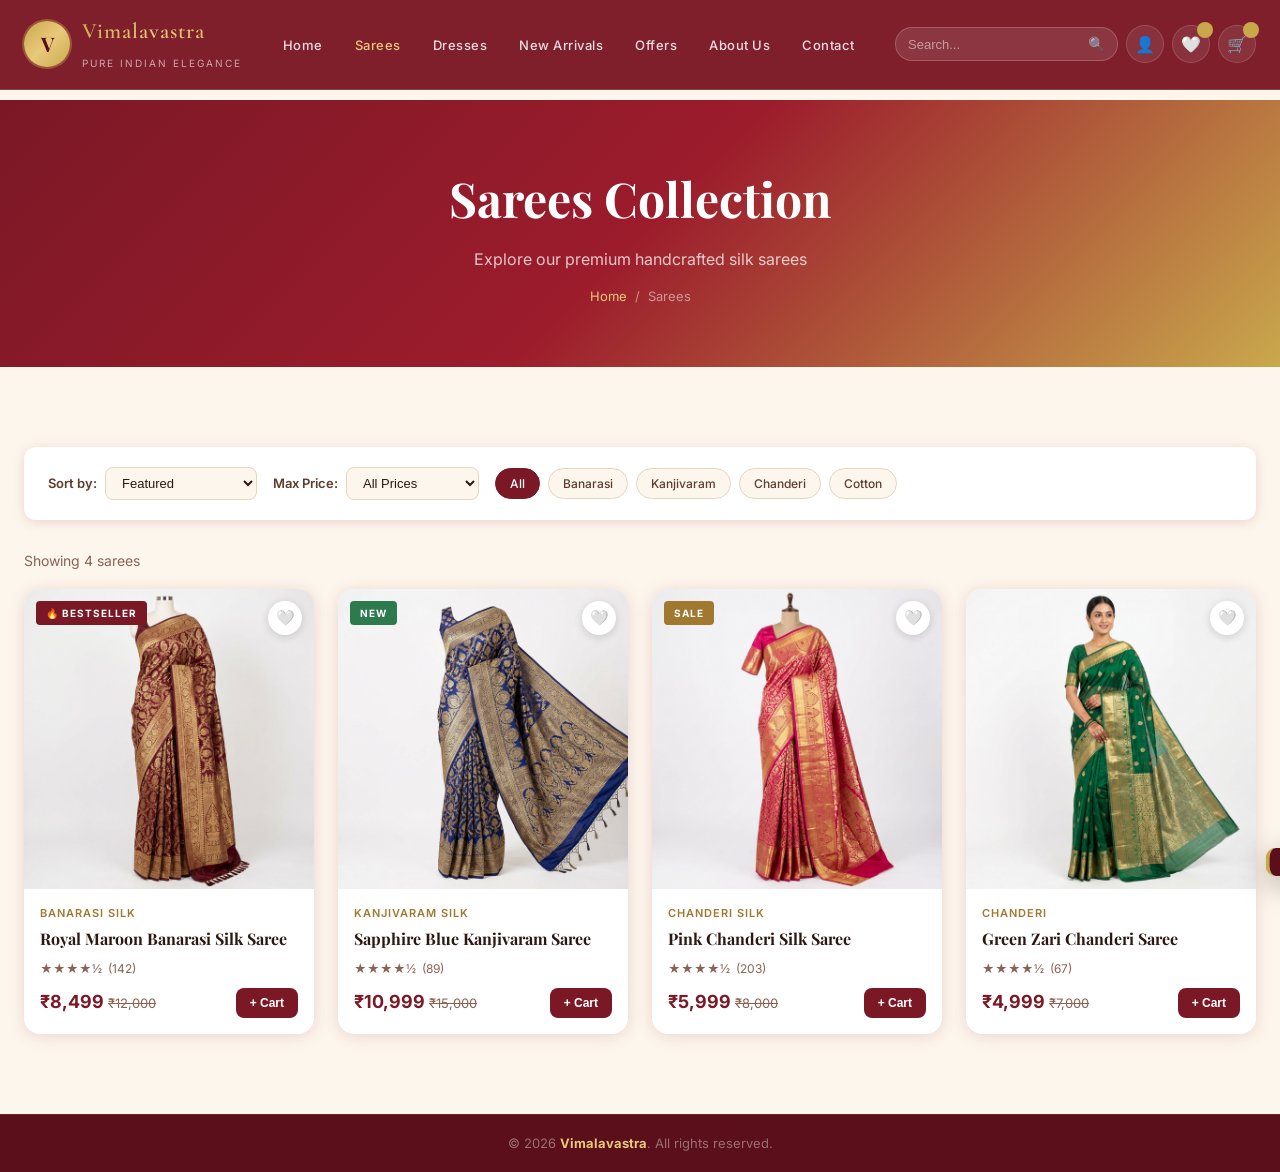
<file: sarees.html>
<!DOCTYPE html>
<html lang="en">

<head>
    <meta charset="UTF-8">
    <meta name="viewport" content="width=device-width, initial-scale=1.0">
    <title>Sarees Collection – Vimalavastra</title>
    <meta name="description"
        content="Shop premium Indian silk sarees – Banarasi, Kanjivaram, Chanderi and more at Vimalavastra.">
    <link rel="stylesheet" href="styles/main.css">
</head>

<body>
    <header class="site-header">
                <nav class="nav-container">
            <a href="index.html" class="logo-wrap">
                <div class="logo-icon">V</div>
                <div class="logo-text"><span class="brand-name">Vimalavastra</span><span class="tagline">Pure Indian
                        Elegance</span></div>
            </a>
            <button class="hamburger"><span></span><span></span><span></span></button>
            <ul class="nav-menu">
                <li><a href="index.html">Home</a></li>
                <li><a href="sarees.html" class="active">Sarees</a></li>
                <li><a href="dresses.html">Dresses</a></li>
                <li><a href="sarees.html?filter=new">New Arrivals</a></li>
                <li><a href="sarees.html?filter=sale">Offers</a></li>
                <li><a href="about.html">About Us</a></li>
                <li><a href="contact.html">Contact</a></li>
            </ul>
            <div class="nav-actions">
                <form class="search-form" onsubmit="handleSearch(event)"><input type="text"
                        placeholder="Search..."><button type="submit">🔍</button></form>
                <a href="login.html" class="nav-icon-btn">👤</a>
                <a href="wishlist.html" class="nav-icon-btn">🤍<span class="badge wishlist-badge"></span></a>
                <a href="cart.html" class="nav-icon-btn">🛒<span class="badge cart-badge"></span></a>
            </div>
        </nav>
    </header>

    <div class="page-header">
        <h1>Sarees Collection</h1>
        <p>Explore our premium handcrafted silk sarees</p>
        <div class="breadcrumb"><a href="index.html">Home</a><span>/</span><span>Sarees</span></div>
    </div>

    <section class="section">
        <div class="section-inner">
            <div class="filters-bar">
                <div class="filter-group">
                    <label>Sort by:</label>
                    <select class="filter-select" id="sortBy">
                        <option value="">Featured</option>
                        <option value="price-low">Price: Low to High</option>
                        <option value="price-high">Price: High to Low</option>
                        <option value="rating">Top Rated</option>
                    </select>
                </div>
                <div class="filter-group">
                    <label>Max Price:</label>
                    <select class="filter-select" id="priceFilter">
                        <option value="">All Prices</option>
                        <option value="5000">Under ₹5,000</option>
                        <option value="10000">Under ₹10,000</option>
                        <option value="15000">Under ₹15,000</option>
                    </select>
                </div>
                <div class="filter-tags" id="fabricTags">
                    <span class="filter-tag active" data-fabric="">All</span>
                    <span class="filter-tag" data-fabric="Banarasi Silk">Banarasi</span>
                    <span class="filter-tag" data-fabric="Kanjivaram Silk">Kanjivaram</span>
                    <span class="filter-tag" data-fabric="Chanderi Silk">Chanderi</span>
                    <span class="filter-tag" data-fabric="Chanderi">Cotton</span>
                </div>
            </div>
            <p id="resultCount" style="margin-bottom:16px;color:var(--text-light);font-size:14px;"></p>
            <div class="product-grid" id="productGrid"></div>
            <div id="emptyState" class="empty-state hidden">
                <div class="icon">🔍</div>
                <h3>No sarees found</h3>
                <p>Try adjusting your filters.</p>
                <a href="sarees.html" class="btn-primary">Clear Filters</a>
            </div>
        </div>
    </section>

    <footer class="footer">
        <div class="footer-bottom">© 2026 <strong>Vimalavastra</strong>. All rights reserved.</div>
    </footer>
    <div id="toast" class="toast"></div>
    <script src="js/products.js"></script>
    <script>
        let activeFabric = '';
        let sortVal = '';
        let maxPrice = '';

        function renderProducts() {
            let items = PRODUCTS.filter(p => p.category === 'sarees');
            const params = new URLSearchParams(window.location.search);
            const search = params.get('search');
            const filter = params.get('filter');
            const occasion = params.get('occasion');
            if (search) items = items.filter(p => p.name.toLowerCase().includes(search.toLowerCase()) || p.fabric.toLowerCase().includes(search.toLowerCase()));
            if (filter === 'new') items = items.filter(p => p.badge === 'new');
            if (filter === 'sale') items = items.filter(p => p.badge === 'sale');
            if (occasion) items = items.filter(p => p.occasion && p.occasion.toLowerCase() === occasion.toLowerCase());
            if (activeFabric) items = items.filter(p => p.fabric === activeFabric);
            if (maxPrice) items = items.filter(p => p.price <= parseInt(maxPrice));
            if (sortVal === 'price-low') items.sort((a, b) => a.price - b.price);
            else if (sortVal === 'price-high') items.sort((a, b) => b.price - a.price);
            else if (sortVal === 'rating') items.sort((a, b) => b.rating - a.rating);
            const grid = document.getElementById('productGrid');
            const empty = document.getElementById('emptyState');
            const count = document.getElementById('resultCount');
            count.textContent = `Showing ${items.length} saree${items.length !== 1 ? 's' : ''}`;
            if (items.length === 0) { grid.innerHTML = ''; empty.classList.remove('hidden'); }
            else { empty.classList.add('hidden'); grid.innerHTML = items.map(createProductCard).join(''); }
        }

        document.getElementById('sortBy').addEventListener('change', e => { sortVal = e.target.value; renderProducts(); });
        document.getElementById('priceFilter').addEventListener('change', e => { maxPrice = e.target.value; renderProducts(); });
        document.querySelectorAll('#fabricTags .filter-tag').forEach(t => {
            t.addEventListener('click', () => {
                document.querySelectorAll('#fabricTags .filter-tag').forEach(x => x.classList.remove('active'));
                t.classList.add('active');
                activeFabric = t.dataset.fabric;
                renderProducts();
            });
        });
        renderProducts();
    </script>
</body>

</html>
</file>
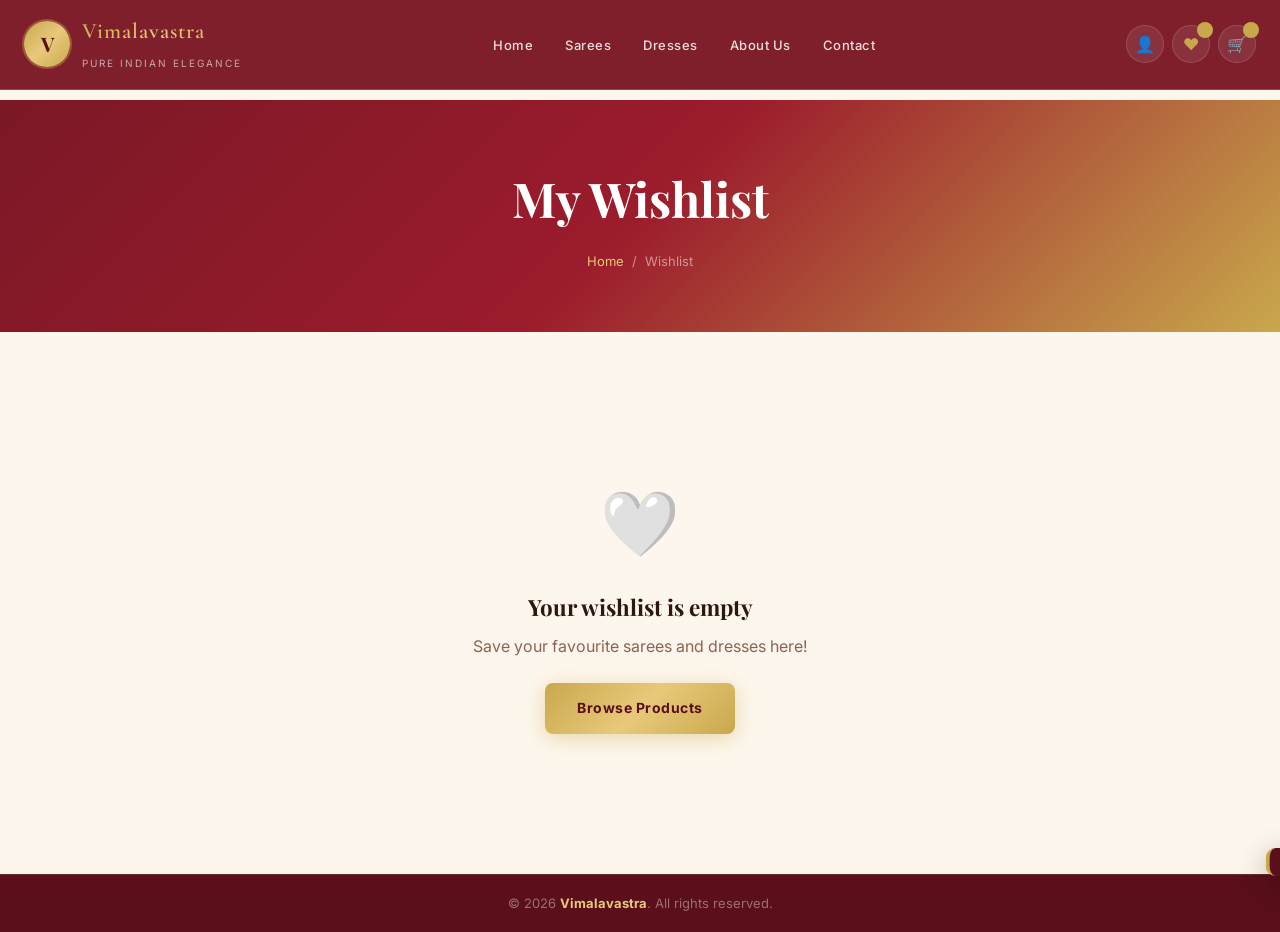
<file: wishlist.html>
<!DOCTYPE html>
<html lang="en">

<head>
    <meta charset="UTF-8">
    <meta name="viewport" content="width=device-width, initial-scale=1.0">
    <title>Wishlist – Vimalavastra</title>
    <link rel="stylesheet" href="styles/main.css">
</head>

<body>
    <header class="site-header">
                <nav class="nav-container">
            <a href="index.html" class="logo-wrap">
                <div class="logo-icon">V</div>
                <div class="logo-text"><span class="brand-name">Vimalavastra</span><span class="tagline">Pure Indian
                        Elegance</span></div>
            </a>
            <button class="hamburger"><span></span><span></span><span></span></button>
            <ul class="nav-menu">
                <li><a href="index.html">Home</a></li>
                <li><a href="sarees.html">Sarees</a></li>
                <li><a href="dresses.html">Dresses</a></li>
                <li><a href="about.html">About Us</a></li>
                <li><a href="contact.html">Contact</a></li>
            </ul>
            <div class="nav-actions">
                <a href="login.html" class="nav-icon-btn">👤</a>
                <a href="wishlist.html" class="nav-icon-btn" style="color:var(--gold);">❤️<span
                        class="badge wishlist-badge"></span></a>
                <a href="cart.html" class="nav-icon-btn">🛒<span class="badge cart-badge"></span></a>
            </div>
        </nav>
    </header>

    <div class="page-header">
        <h1>My Wishlist</h1>
        <div class="breadcrumb"><a href="index.html">Home</a><span>/</span><span>Wishlist</span></div>
    </div>

    <section class="section">
        <div class="section-inner">
            <div id="emptyWishlist" class="empty-state hidden">
                <div class="icon">🤍</div>
                <h3>Your wishlist is empty</h3>
                <p>Save your favourite sarees and dresses here!</p>
                <a href="sarees.html" class="btn-primary">Browse Products</a>
            </div>
            <div class="product-grid" id="wishlistGrid"></div>
        </div>
    </section>

    <footer class="footer">
        <div class="footer-bottom">© 2026 <strong>Vimalavastra</strong>. All rights reserved.</div>
    </footer>
    <div id="toast" class="toast"></div>
    <script src="js/products.js"></script>
    <script>
        function renderWishlist() {
            const w = getWishlist();
            const grid = document.getElementById('wishlistGrid');
            const empty = document.getElementById('emptyWishlist');
            if (!w.length) { empty.classList.remove('hidden'); grid.innerHTML = ''; return; }
            empty.classList.add('hidden');
            const items = PRODUCTS.filter(p => w.includes(p.id));
            grid.innerHTML = items.map(createProductCard).join('');
        }
        renderWishlist();
    </script>
</body>

</html>
</file>
<file: styles/main.css>
@import url('https://fonts.googleapis.com/css2?family=Playfair+Display:ital,wght@0,400;0,600;0,700;1,400&family=Inter:wght@300;400;500;600&family=Cormorant+Garamond:ital,wght@0,400;0,600;1,400&display=swap');

:root {
  --maroon: #7B1826;
  --dark-maroon: #5A0F1A;
  --gold: #C9A84C;
  --gold-light: #E8C97A;
  --gold-dark: #A07830;
  --cream: #FDF6EC;
  --cream-dark: #F5E8D0;
  --deep-red: #9C1C2C;
  --white: #FFFFFF;
  --text-dark: #2C1810;
  --text-mid: #5C3D2E;
  --text-light: #8B6355;
  --border: #E8D5C0;
  --shadow: rgba(123,24,38,0.15);
  --gradient-royal: linear-gradient(135deg, #7B1826 0%, #9C1C2C 50%, #C9A84C 100%);
  --gradient-gold: linear-gradient(135deg, #C9A84C, #E8C97A, #C9A84C);
  --transition: all 0.3s cubic-bezier(0.4, 0, 0.2, 1);
}

*, *::before, *::after { box-sizing: border-box; margin: 0; padding: 0; }

html { scroll-behavior: smooth; }

body {
  font-family: 'Inter', sans-serif;
  background: var(--cream);
  color: var(--text-dark);
  line-height: 1.6;
  overflow-x: hidden;
}

/* ── SCROLLBAR ── */
::-webkit-scrollbar { width: 6px; }
::-webkit-scrollbar-track { background: var(--cream-dark); }
::-webkit-scrollbar-thumb { background: var(--gold); border-radius: 3px; }

/* ── TYPOGRAPHY ── */
h1, h2, h3 { font-family: 'Playfair Display', serif; }
.brand-font { font-family: 'Cormorant Garamond', serif; }

/* ── HEADER & NAV ── */
.site-header {
  position: fixed; top: 0; width: 100%; z-index: 1000;
  background: rgba(123,24,38,0.97);
  backdrop-filter: blur(12px);
  border-bottom: 1px solid rgba(201,168,76,0.3);
  transition: var(--transition);
}
.top-bar {
  background: var(--gradient-gold);
  text-align: center; padding: 6px;
  font-size: 12px; font-weight: 600;
  color: var(--dark-maroon); letter-spacing: 0.5px;
}
.nav-container {
  max-width: 1400px; margin: 0 auto;
  display: flex; align-items: center; justify-content: space-between;
  padding: 14px 24px;
}
.logo-wrap { display: flex; align-items: center; gap: 12px; text-decoration: none; }
.logo-icon {
  width: 46px; height: 46px;
  background: var(--gradient-gold);
  border-radius: 50%;
  display: flex; align-items: center; justify-content: center;
  font-family: 'Playfair Display', serif;
  font-size: 20px; font-weight: 700;
  color: var(--dark-maroon);
  box-shadow: 0 0 0 2px rgba(201,168,76,0.4);
}
.logo-text { color: var(--white); }
.logo-text .brand-name {
  display: block;
  font-family: 'Cormorant Garamond', serif;
  font-size: 22px; font-weight: 600; letter-spacing: 1px;
  background: var(--gradient-gold);
  -webkit-background-clip: text; -webkit-text-fill-color: transparent;
  background-clip: text;
}
.logo-text .tagline { font-size: 10px; color: rgba(255,255,255,0.6); letter-spacing: 2px; text-transform: uppercase; }

.nav-menu { display: flex; list-style: none; gap: 4px; align-items: center; }
.nav-menu a {
  text-decoration: none; color: rgba(255,255,255,0.85);
  font-size: 13px; font-weight: 500; letter-spacing: 0.5px;
  padding: 8px 14px; border-radius: 6px;
  transition: var(--transition); position: relative;
}
.nav-menu a::after {
  content: ''; position: absolute; bottom: 4px; left: 50%; transform: translateX(-50%);
  width: 0; height: 1.5px; background: var(--gold);
  transition: width 0.3s ease;
}
.nav-menu a:hover { color: var(--gold-light); }
.nav-menu a:hover::after { width: 60%; }
.nav-menu a.active { color: var(--gold-light); }

.nav-actions { display: flex; align-items: center; gap: 8px; }
.nav-icon-btn {
  background: rgba(255,255,255,0.08); border: 1px solid rgba(255,255,255,0.15);
  color: var(--white); width: 38px; height: 38px;
  border-radius: 50%; cursor: pointer;
  display: flex; align-items: center; justify-content: center;
  font-size: 16px; transition: var(--transition); position: relative;
  text-decoration: none;
}
.nav-icon-btn:hover { background: var(--gold); color: var(--dark-maroon); border-color: var(--gold); }
.badge {
  position: absolute; top: -4px; right: -4px;
  background: var(--gold); color: var(--dark-maroon);
  font-size: 9px; font-weight: 700;
  width: 16px; height: 16px; border-radius: 50%;
  display: flex; align-items: center; justify-content: center;
}
.search-form {
  display: flex; align-items: center;
  background: rgba(255,255,255,0.1); border: 1px solid rgba(255,255,255,0.2);
  border-radius: 20px; overflow: hidden;
  transition: var(--transition);
}
.search-form:focus-within { background: rgba(255,255,255,0.15); border-color: var(--gold); }
.search-form input {
  background: transparent; border: none; outline: none;
  color: var(--white); padding: 8px 12px;
  font-size: 13px; width: 180px;
}
.search-form input::placeholder { color: rgba(255,255,255,0.5); }
.search-form button {
  background: transparent; border: none; cursor: pointer;
  color: rgba(255,255,255,0.7); padding: 8px 12px; font-size: 14px;
}

/* Mobile Menu */
.hamburger { display: none; flex-direction: column; gap: 5px; cursor: pointer; background: none; border: none; padding: 4px; }
.hamburger span { display: block; width: 22px; height: 2px; background: var(--gold); border-radius: 2px; transition: var(--transition); }

/* ── HERO ── */
.hero {
  margin-top: 100px;
  min-height: calc(100vh - 100px);
  background: var(--gradient-royal);
  position: relative; overflow: hidden;
  display: flex; align-items: center;
}
.hero-overlay {
  position: absolute; inset: 0;
  background: url("data:image/svg+xml,%3Csvg width='60' height='60' viewBox='0 0 60 60' xmlns='http://www.w3.org/2000/svg'%3E%3Cg fill='none' fill-rule='evenodd'%3E%3Cg fill='%23C9A84C' fill-opacity='0.06'%3E%3Cpath d='M36 34v-4h-2v4h-4v2h4v4h2v-4h4v-2h-4zm0-30V0h-2v4h-4v2h4v4h2V6h4V4h-4zM6 34v-4H4v4H0v2h4v4h2v-4h4v-2H6zM6 4V0H4v4H0v2h4v4h2V6h4V4H6z'/%3E%3C/g%3E%3C/g%3E%3C/svg%3E");
}
.hero-content {
  position: relative; z-index: 2;
  max-width: 1400px; margin: 0 auto;
  padding: 60px 24px;
  display: grid; grid-template-columns: 1fr 1fr; gap: 60px; align-items: center;
}
.hero-text .eyebrow {
  display: inline-block;
  background: rgba(201,168,76,0.2); border: 1px solid rgba(201,168,76,0.4);
  color: var(--gold-light); font-size: 12px; font-weight: 600;
  letter-spacing: 3px; text-transform: uppercase;
  padding: 6px 18px; border-radius: 20px; margin-bottom: 20px;
}
.hero-text h1 {
  font-size: clamp(2.5rem, 5vw, 4.5rem);
  color: var(--white); line-height: 1.15; margin-bottom: 20px;
}
.hero-text h1 span { color: var(--gold-light); display: block; }
.hero-text p {
  color: rgba(255,255,255,0.75); font-size: 17px;
  max-width: 460px; margin-bottom: 36px;
}
.hero-btns { display: flex; gap: 14px; flex-wrap: wrap; }
.btn-primary {
  background: var(--gradient-gold);
  color: var(--dark-maroon); font-weight: 700;
  padding: 14px 32px; border-radius: 8px;
  text-decoration: none; font-size: 14px;
  letter-spacing: 0.5px; border: none; cursor: pointer;
  transition: var(--transition); display: inline-block;
  box-shadow: 0 4px 20px rgba(201,168,76,0.4);
}
.btn-primary:hover { transform: translateY(-2px); box-shadow: 0 8px 30px rgba(201,168,76,0.5); }
.btn-outline {
  background: transparent;
  border: 1.5px solid rgba(255,255,255,0.5);
  color: var(--white); font-weight: 500;
  padding: 14px 32px; border-radius: 8px;
  text-decoration: none; font-size: 14px;
  transition: var(--transition); display: inline-block;
}
.btn-outline:hover { background: rgba(255,255,255,0.1); border-color: var(--gold); color: var(--gold-light); }

.hero-visual { position: relative; }
.hero-img-grid {
  display: grid; grid-template-columns: 1fr 1fr; gap: 12px;
}
.hero-img {
  border-radius: 12px; overflow: hidden;
  box-shadow: 0 20px 60px rgba(0,0,0,0.4);
}
.hero-img img { width: 100%; height: 280px; object-fit: cover; display: block; }
.hero-img:first-child { margin-top: 40px; }
.hero-img:last-child { margin-top: -40px; }

.hero-stats {
  display: flex; gap: 30px; margin-top: 40px;
}
.stat { text-align: center; }
.stat .num { font-family: 'Playfair Display', serif; font-size: 28px; color: var(--gold-light); font-weight: 700; }
.stat .lbl { font-size: 11px; color: rgba(255,255,255,0.6); text-transform: uppercase; letter-spacing: 1px; }

/* ── SECTION SHARED ── */
.section { padding: 80px 24px; }
.section-inner { max-width: 1400px; margin: 0 auto; }
.section-header { text-align: center; margin-bottom: 50px; }
.section-header .eyebrow {
  display: inline-block;
  color: var(--gold-dark); font-size: 12px; font-weight: 600;
  letter-spacing: 3px; text-transform: uppercase; margin-bottom: 10px;
}
.section-header h2 { font-size: clamp(1.8rem, 3vw, 2.8rem); color: var(--maroon); margin-bottom: 14px; }
.section-header p { color: var(--text-mid); max-width: 540px; margin: 0 auto; }
.gold-divider {
  width: 60px; height: 2px;
  background: var(--gradient-gold);
  margin: 16px auto 0; border-radius: 1px;
}

/* ── CATEGORY CARDS ── */
.categories { background: var(--white); }
.cat-grid { display: grid; grid-template-columns: repeat(auto-fit, minmax(200px, 1fr)); gap: 20px; }
.cat-card {
  border-radius: 16px; overflow: hidden; position: relative;
  cursor: pointer; text-decoration: none;
  box-shadow: 0 4px 20px var(--shadow);
  transition: var(--transition);
}
.cat-card:hover { transform: translateY(-6px); box-shadow: 0 12px 40px var(--shadow); }
.cat-card img { width: 100%; height: 220px; object-fit: cover; display: block; transition: transform 0.5s ease; }
.cat-card:hover img { transform: scale(1.06); }
.cat-card-overlay {
  position: absolute; inset: 0;
  background: linear-gradient(to top, rgba(123,24,38,0.85) 0%, transparent 60%);
  display: flex; flex-direction: column; justify-content: flex-end;
  padding: 20px;
}
.cat-card-overlay h3 { color: var(--white); font-size: 22px; margin-bottom: 4px; }
.cat-card-overlay span { color: var(--gold-light); font-size: 12px; font-weight: 500; letter-spacing: 1px; text-transform: uppercase; }

/* ── PRODUCT CARDS ── */
.product-grid { display: grid; grid-template-columns: repeat(auto-fill, minmax(260px, 1fr)); gap: 24px; }
.product-card {
  background: var(--white);
  border-radius: 16px; overflow: hidden;
  box-shadow: 0 2px 16px var(--shadow);
  transition: var(--transition); position: relative;
}
.product-card:hover { transform: translateY(-6px); box-shadow: 0 16px 40px var(--shadow); }
.product-img { position: relative; overflow: hidden; }
.product-img img { width: 100%; height: 300px; object-fit: cover; display: block; transition: transform 0.5s ease; }
.product-card:hover .product-img img { transform: scale(1.05); }
.product-badge {
  position: absolute; top: 12px; left: 12px;
  background: var(--maroon); color: var(--white);
  font-size: 10px; font-weight: 700; letter-spacing: 1px;
  padding: 4px 10px; border-radius: 4px; text-transform: uppercase;
}
.product-badge.new { background: #2D7A4F; }
.product-badge.sale { background: var(--gold-dark); }
.wishlist-btn {
  position: absolute; top: 12px; right: 12px;
  background: var(--white); border: none; cursor: pointer;
  width: 34px; height: 34px; border-radius: 50%;
  display: flex; align-items: center; justify-content: center;
  font-size: 15px; box-shadow: 0 2px 8px rgba(0,0,0,0.15);
  transition: var(--transition); color: var(--text-light);
}
.wishlist-btn:hover, .wishlist-btn.active { color: var(--maroon); transform: scale(1.1); }
.product-info { padding: 16px; }
.product-info .category { font-size: 11px; color: var(--gold-dark); font-weight: 600; text-transform: uppercase; letter-spacing: 1px; margin-bottom: 6px; }
.product-info h3 { font-family: 'Playfair Display', serif; font-size: 16px; color: var(--text-dark); margin-bottom: 8px; line-height: 1.4; }
.rating { display: flex; align-items: center; gap: 6px; margin-bottom: 10px; }
.stars { color: var(--gold); font-size: 13px; }
.rating span { font-size: 12px; color: var(--text-light); }
.price-row { display: flex; align-items: center; justify-content: space-between; gap: 10px; }
.price { font-size: 18px; font-weight: 700; color: var(--maroon); }
.price-old { font-size: 13px; color: var(--text-light); text-decoration: line-through; }
.add-cart-btn {
  background: var(--maroon); color: var(--white);
  border: none; cursor: pointer; padding: 8px 14px;
  border-radius: 8px; font-size: 12px; font-weight: 600;
  transition: var(--transition); white-space: nowrap;
}
.add-cart-btn:hover { background: var(--gold-dark); transform: scale(1.03); }

/* ── FILTERS ── */
.filters-bar {
  background: var(--white); border-radius: 12px;
  padding: 20px 24px; margin-bottom: 30px;
  display: flex; flex-wrap: wrap; gap: 16px; align-items: center;
  box-shadow: 0 2px 12px var(--shadow);
}
.filter-group { display: flex; align-items: center; gap: 8px; }
.filter-group label { font-size: 13px; font-weight: 600; color: var(--text-mid); white-space: nowrap; }
.filter-select {
  border: 1.5px solid var(--border); border-radius: 8px;
  padding: 7px 12px; font-size: 13px; color: var(--text-dark);
  background: var(--cream); cursor: pointer; outline: none;
  transition: var(--transition);
}
.filter-select:focus { border-color: var(--gold); }
.filter-tags { display: flex; flex-wrap: wrap; gap: 8px; }
.filter-tag {
  background: var(--cream); border: 1.5px solid var(--border);
  color: var(--text-mid); padding: 5px 14px; border-radius: 20px;
  font-size: 12px; font-weight: 500; cursor: pointer; transition: var(--transition);
}
.filter-tag:hover, .filter-tag.active { background: var(--maroon); color: var(--white); border-color: var(--maroon); }

/* ── PROMO BANNER ── */
.promo-banner {
  background: var(--gradient-royal);
  border-radius: 20px; padding: 50px 40px;
  display: flex; align-items: center; justify-content: space-between;
  gap: 30px; flex-wrap: wrap; position: relative; overflow: hidden;
}
.promo-banner::before {
  content: '✦'; font-size: 200px; position: absolute;
  right: -20px; top: -40px; color: rgba(201,168,76,0.08); line-height: 1;
}
.promo-text h2 { font-size: 2rem; color: var(--white); margin-bottom: 8px; }
.promo-text p { color: rgba(255,255,255,0.75); font-size: 15px; }
.promo-text .offer { color: var(--gold-light); font-weight: 700; font-size: 18px; }

/* ── TESTIMONIALS ── */
.testimonials { background: var(--cream-dark); }
.testimonials-grid { display: grid; grid-template-columns: repeat(auto-fill, minmax(300px, 1fr)); gap: 24px; }
.testimonial-card {
  background: var(--white); border-radius: 16px;
  padding: 28px; box-shadow: 0 2px 16px var(--shadow);
  position: relative;
}
.testimonial-card::before {
  content: '"'; font-family: 'Playfair Display', serif;
  font-size: 80px; color: var(--gold); opacity: 0.2;
  position: absolute; top: 10px; left: 20px; line-height: 1;
}
.testimonial-text { font-style: italic; color: var(--text-mid); margin-bottom: 20px; position: relative; z-index: 1; }
.testimonial-author { display: flex; align-items: center; gap: 12px; }
.author-avatar {
  width: 44px; height: 44px; border-radius: 50%;
  background: var(--gradient-royal);
  display: flex; align-items: center; justify-content: center;
  color: var(--white); font-weight: 700; font-size: 16px;
}
.author-name { font-weight: 700; font-size: 14px; color: var(--text-dark); }
.author-loc { font-size: 12px; color: var(--text-light); }

/* ── CART ── */
.cart-layout { display: grid; grid-template-columns: 1fr 350px; gap: 30px; }
.cart-items { background: var(--white); border-radius: 16px; padding: 24px; box-shadow: 0 2px 16px var(--shadow); }
.cart-item {
  display: grid; grid-template-columns: 90px 1fr auto;
  gap: 16px; align-items: center; padding: 16px 0;
  border-bottom: 1px solid var(--border);
}
.cart-item:last-child { border-bottom: none; }
.cart-item-img { width: 90px; height: 90px; border-radius: 10px; object-fit: cover; }
.cart-item-name { font-family: 'Playfair Display', serif; font-size: 15px; color: var(--text-dark); margin-bottom: 4px; }
.cart-item-meta { font-size: 12px; color: var(--text-light); margin-bottom: 10px; }
.qty-ctrl { display: flex; align-items: center; gap: 8px; }
.qty-btn {
  width: 28px; height: 28px; border-radius: 50%;
  border: 1.5px solid var(--border); background: var(--cream);
  cursor: pointer; font-size: 14px; font-weight: 700; color: var(--maroon);
  display: flex; align-items: center; justify-content: center;
  transition: var(--transition);
}
.qty-btn:hover { background: var(--maroon); color: var(--white); }
.qty-num { font-weight: 700; min-width: 20px; text-align: center; }
.cart-item-price { font-size: 17px; font-weight: 700; color: var(--maroon); }
.remove-btn { background: none; border: none; cursor: pointer; color: var(--text-light); font-size: 14px; transition: var(--transition); }
.remove-btn:hover { color: var(--maroon); }

.cart-summary { background: var(--white); border-radius: 16px; padding: 24px; box-shadow: 0 2px 16px var(--shadow); height: fit-content; }
.cart-summary h3 { font-size: 1.2rem; margin-bottom: 20px; color: var(--maroon); }
.summary-row { display: flex; justify-content: space-between; margin-bottom: 14px; font-size: 14px; }
.summary-row .label { color: var(--text-mid); }
.summary-row .value { font-weight: 600; color: var(--text-dark); }
.summary-divider { border: none; border-top: 1px solid var(--border); margin: 16px 0; }
.summary-total { font-size: 18px; font-weight: 700; color: var(--maroon); }
.coupon-form { display: flex; gap: 8px; margin: 16px 0; }
.coupon-form input {
  flex: 1; border: 1.5px solid var(--border); border-radius: 8px;
  padding: 9px 12px; outline: none; font-size: 13px;
  transition: var(--transition);
}
.coupon-form input:focus { border-color: var(--gold); }
.btn-coupon {
  background: var(--maroon); color: var(--white);
  border: none; border-radius: 8px; padding: 9px 14px;
  font-size: 12px; font-weight: 600; cursor: pointer; transition: var(--transition);
}
.btn-coupon:hover { background: var(--dark-maroon); }
.btn-checkout {
  width: 100%; background: var(--gradient-royal); color: var(--white);
  border: none; border-radius: 10px; padding: 14px;
  font-size: 15px; font-weight: 600; cursor: pointer;
  transition: var(--transition); margin-top: 8px;
}
.btn-checkout:hover { transform: translateY(-2px); box-shadow: 0 8px 20px var(--shadow); }

/* ── CHECKOUT ── */
.checkout-layout { display: grid; grid-template-columns: 1fr 380px; gap: 30px; }
.checkout-form-wrap { background: var(--white); border-radius: 16px; padding: 28px; box-shadow: 0 2px 16px var(--shadow); }
.form-section { margin-bottom: 30px; }
.form-section h3 { font-size: 1.1rem; color: var(--maroon); margin-bottom: 18px; padding-bottom: 10px; border-bottom: 2px solid var(--cream-dark); }
.form-grid { display: grid; grid-template-columns: 1fr 1fr; gap: 16px; }
.form-group { display: flex; flex-direction: column; gap: 6px; }
.form-group.full { grid-column: 1 / -1; }
.form-group label { font-size: 13px; font-weight: 600; color: var(--text-mid); }
.form-group input, .form-group textarea, .form-group select {
  border: 1.5px solid var(--border); border-radius: 8px;
  padding: 11px 14px; font-size: 14px; outline: none;
  background: var(--cream); transition: var(--transition); font-family: inherit;
}
.form-group input:focus, .form-group textarea:focus, .form-group select:focus { border-color: var(--gold); background: var(--white); }

.payment-options { display: flex; flex-direction: column; gap: 10px; }
.payment-option {
  display: flex; align-items: center; gap: 14px;
  border: 1.5px solid var(--border); border-radius: 10px;
  padding: 14px 16px; cursor: pointer; transition: var(--transition);
}
.payment-option:hover { border-color: var(--gold); background: var(--cream); }
.payment-option input[type="radio"] { accent-color: var(--maroon); }
.payment-option .pay-label { font-weight: 600; font-size: 14px; color: var(--text-dark); }
.payment-option .pay-sub { font-size: 12px; color: var(--text-light); }
.payment-icon { font-size: 22px; }

/* ── PAGE HEADER ── */
.page-header {
  margin-top: 100px;
  background: var(--gradient-royal);
  padding: 60px 24px; text-align: center;
}
.page-header h1 { color: var(--white); font-size: clamp(2rem, 4vw, 3rem); margin-bottom: 10px; }
.page-header p { color: rgba(255,255,255,0.75); }
.breadcrumb { display: flex; justify-content: center; gap: 8px; margin-top: 14px; font-size: 13px; }
.breadcrumb a { color: var(--gold-light); text-decoration: none; }
.breadcrumb span { color: rgba(255,255,255,0.5); }

/* ── PRODUCT DETAIL ── */
.product-detail-grid { display: grid; grid-template-columns: 1fr 1fr; gap: 50px; align-items: start; }
.product-gallery .main-img { width: 100%; border-radius: 16px; overflow: hidden; margin-bottom: 12px; }
.product-gallery .main-img img { width: 100%; height: 500px; object-fit: cover; }
.thumb-row { display: flex; gap: 10px; }
.thumb-img { width: 80px; height: 80px; border-radius: 8px; overflow: hidden; cursor: pointer; border: 2px solid var(--border); transition: var(--transition); }
.thumb-img img { width: 100%; height: 100%; object-fit: cover; }
.thumb-img.active, .thumb-img:hover { border-color: var(--gold); }
.product-detail-info h1 { font-size: clamp(1.6rem, 3vw, 2.2rem); color: var(--text-dark); margin-bottom: 12px; }
.product-detail-price { font-size: 2rem; font-weight: 700; color: var(--maroon); margin-bottom: 16px; }
.product-detail-rating { display: flex; align-items: center; gap: 10px; margin-bottom: 20px; }
.product-detail-desc { color: var(--text-mid); line-height: 1.8; margin-bottom: 24px; }
.product-meta { background: var(--cream); border-radius: 10px; padding: 16px; margin-bottom: 24px; }
.product-meta-row { display: flex; gap: 8px; margin-bottom: 8px; font-size: 14px; }
.product-meta-row:last-child { margin-bottom: 0; }
.product-meta-row .meta-label { font-weight: 600; color: var(--text-mid); min-width: 100px; }
.product-meta-row .meta-val { color: var(--text-dark); }
.color-options { display: flex; gap: 8px; margin-bottom: 24px; }
.color-dot {
  width: 28px; height: 28px; border-radius: 50%; cursor: pointer;
  border: 2px solid transparent; transition: var(--transition);
  box-shadow: 0 2px 6px rgba(0,0,0,0.2);
}
.color-dot.active, .color-dot:hover { border-color: var(--gold); transform: scale(1.15); }
.detail-actions { display: flex; gap: 12px; flex-wrap: wrap; margin-bottom: 24px; }
.btn-buy {
  background: var(--gradient-gold); color: var(--dark-maroon);
  border: none; padding: 14px 28px; border-radius: 10px;
  font-size: 14px; font-weight: 700; cursor: pointer; transition: var(--transition);
  box-shadow: 0 4px 16px rgba(201,168,76,0.3);
}
.btn-buy:hover { transform: translateY(-2px); box-shadow: 0 8px 24px rgba(201,168,76,0.4); }
.btn-cart-lg {
  background: var(--maroon); color: var(--white);
  border: none; padding: 14px 28px; border-radius: 10px;
  font-size: 14px; font-weight: 700; cursor: pointer; transition: var(--transition);
}
.btn-cart-lg:hover { background: var(--dark-maroon); transform: translateY(-2px); }
.delivery-info { background: #f0faf4; border: 1px solid #b7e4c7; border-radius: 10px; padding: 14px 16px; font-size: 13px; }
.delivery-info p { color: #2d7a4f; margin-bottom: 4px; }

/* ── LOGIN ── */
.auth-container {
  margin-top: 100px; min-height: calc(100vh - 100px);
  background: var(--gradient-royal);
  display: flex; align-items: center; justify-content: center; padding: 40px 16px;
}
.auth-card {
  background: var(--white); border-radius: 20px;
  padding: 40px; width: 100%; max-width: 440px;
  box-shadow: 0 20px 60px rgba(0,0,0,0.3);
}
.auth-card h2 { font-size: 1.8rem; color: var(--maroon); text-align: center; margin-bottom: 8px; }
.auth-card p { text-align: center; color: var(--text-mid); font-size: 14px; margin-bottom: 28px; }
.auth-tabs { display: flex; background: var(--cream); border-radius: 10px; padding: 4px; margin-bottom: 28px; }
.auth-tab {
  flex: 1; padding: 9px; text-align: center; border-radius: 8px;
  cursor: pointer; font-size: 14px; font-weight: 600; color: var(--text-mid);
  transition: var(--transition); border: none; background: none;
}
.auth-tab.active { background: var(--maroon); color: var(--white); }
.form-input-wrap { position: relative; margin-bottom: 16px; }
.form-input-wrap input {
  width: 100%; border: 1.5px solid var(--border); border-radius: 10px;
  padding: 12px 16px; font-size: 14px; outline: none;
  background: var(--cream); transition: var(--transition);
}
.form-input-wrap input:focus { border-color: var(--gold); background: var(--white); }
.btn-auth {
  width: 100%; background: var(--gradient-royal); color: var(--white);
  border: none; border-radius: 10px; padding: 14px;
  font-size: 15px; font-weight: 600; cursor: pointer; transition: var(--transition);
}
.btn-auth:hover { transform: translateY(-2px); box-shadow: 0 8px 20px var(--shadow); }

/* ── ADMIN ── */
.admin-layout { display: grid; grid-template-columns: 250px 1fr; min-height: 100vh; margin-top: 100px; }
.admin-sidebar {
  background: var(--dark-maroon);
  padding: 20px 0; position: sticky; top: 100px; height: calc(100vh - 100px);
  overflow-y: auto;
}
.admin-sidebar .sidebar-brand { padding: 10px 20px 20px; border-bottom: 1px solid rgba(201,168,76,0.3); margin-bottom: 10px; }
.admin-sidebar .sidebar-brand p { color: var(--gold-light); font-size: 13px; }
.admin-nav-item {
  display: flex; align-items: center; gap: 10px;
  padding: 12px 20px; color: rgba(255,255,255,0.7);
  cursor: pointer; transition: var(--transition);
  font-size: 14px; border: none; background: none; width: 100%; text-align: left;
}
.admin-nav-item:hover, .admin-nav-item.active { background: rgba(201,168,76,0.15); color: var(--gold-light); border-left: 3px solid var(--gold); }
.admin-nav-item .icon { font-size: 18px; }
.admin-content { background: #f8f0f0; padding: 30px; }
.admin-page { display: none; }
.admin-page.active { display: block; }
.admin-page h2 { font-size: 1.6rem; color: var(--maroon); margin-bottom: 24px; }
.stats-grid { display: grid; grid-template-columns: repeat(auto-fill, minmax(200px, 1fr)); gap: 20px; margin-bottom: 30px; }
.stat-card {
  background: var(--white); border-radius: 14px; padding: 24px;
  box-shadow: 0 2px 12px rgba(0,0,0,0.06);
  display: flex; align-items: center; gap: 16px;
  border-left: 4px solid var(--gold);
}
.stat-icon { font-size: 30px; }
.stat-info .num { font-size: 24px; font-weight: 700; color: var(--maroon); line-height: 1; }
.stat-info .lbl { font-size: 12px; color: var(--text-light); margin-top: 4px; }
.admin-table { width: 100%; background: var(--white); border-radius: 14px; overflow: hidden; box-shadow: 0 2px 12px rgba(0,0,0,0.06); }
.admin-table table { width: 100%; border-collapse: collapse; }
.admin-table th { background: var(--maroon); color: var(--white); padding: 14px 16px; font-size: 13px; text-align: left; }
.admin-table td { padding: 12px 16px; font-size: 13px; border-bottom: 1px solid var(--border); }
.admin-table tr:last-child td { border-bottom: none; }
.admin-table tr:hover td { background: var(--cream); }
.btn-edit { background: var(--gold); color: var(--dark-maroon); border: none; padding: 5px 12px; border-radius: 6px; font-size: 11px; font-weight: 700; cursor: pointer; }
.btn-delete { background: var(--maroon); color: var(--white); border: none; padding: 5px 12px; border-radius: 6px; font-size: 11px; font-weight: 700; cursor: pointer; margin-left: 4px; }
.add-product-form { background: var(--white); border-radius: 16px; padding: 28px; box-shadow: 0 2px 12px rgba(0,0,0,0.06); }
.add-product-form .form-grid { display: grid; grid-template-columns: 1fr 1fr; gap: 16px; }
.add-product-form .form-group { display: flex; flex-direction: column; gap: 6px; }
.add-product-form.form-group.full { grid-column: 1 / -1; }
.add-product-form label { font-size: 13px; font-weight: 600; color: var(--text-mid); }
.add-product-form input, .add-product-form textarea, .add-product-form select {
  border: 1.5px solid var(--border); border-radius: 8px;
  padding: 10px 12px; font-size: 13px; outline: none; background: var(--cream);
  transition: var(--transition); font-family: inherit;
}
.add-product-form input:focus, .add-product-form textarea:focus, .add-product-form select:focus { border-color: var(--gold); }
.btn-save {
  background: var(--gradient-royal); color: var(--white);
  border: none; border-radius: 10px; padding: 12px 28px;
  font-size: 14px; font-weight: 600; cursor: pointer; transition: var(--transition); margin-top: 16px;
}
.btn-save:hover { transform: translateY(-2px); box-shadow: 0 6px 20px var(--shadow); }

/* ── ABOUT ── */
.about-grid { display: grid; grid-template-columns: 1fr 1fr; gap: 60px; align-items: center; }
.about-img { border-radius: 16px; overflow: hidden; }
.about-img img { width: 100%; height: 450px; object-fit: cover; }
.about-text h2 { font-size: clamp(1.6rem, 3vw, 2.4rem); color: var(--maroon); margin-bottom: 16px; }
.about-text p { color: var(--text-mid); margin-bottom: 16px; line-height: 1.8; }
.values-grid { display: grid; grid-template-columns: 1fr 1fr; gap: 16px; margin-top: 28px; }
.value-card { background: var(--cream); border-radius: 12px; padding: 18px; border-left: 3px solid var(--gold); }
.value-card h4 { color: var(--maroon); margin-bottom: 6px; font-size: 15px; }
.value-card p { font-size: 13px; color: var(--text-mid); }

/* ── CONTACT ── */
.contact-grid { display: grid; grid-template-columns: 1fr 1fr; gap: 40px; }
.contact-info { padding: 30px; }
.contact-info h2 { font-size: 1.8rem; color: var(--maroon); margin-bottom: 16px; }
.contact-info p { color: var(--text-mid); margin-bottom: 28px; line-height: 1.8; }
.contact-item { display: flex; gap: 16px; margin-bottom: 22px; align-items: flex-start; }
.contact-icon {
  width: 44px; height: 44px; background: var(--gradient-royal);
  border-radius: 50%; display: flex; align-items: center; justify-content: center;
  color: var(--white); font-size: 18px; flex-shrink: 0;
}
.contact-item h4 { font-size: 14px; color: var(--text-dark); margin-bottom: 2px; }
.contact-item p, .contact-item a { font-size: 14px; color: var(--text-mid); text-decoration: none; }
.social-links { display: flex; gap: 12px; margin-top: 28px; }
.social-link {
  width: 40px; height: 40px; border-radius: 50%;
  display: flex; align-items: center; justify-content: center;
  font-size: 16px; text-decoration: none; transition: var(--transition);
  background: var(--cream-dark); color: var(--text-dark); border: 1.5px solid var(--border);
}
.social-link:hover { background: var(--maroon); color: var(--white); border-color: var(--maroon); }
.contact-form-wrap { background: var(--white); border-radius: 16px; padding: 32px; box-shadow: 0 4px 24px var(--shadow); }
.contact-form-wrap h3 { font-size: 1.4rem; color: var(--maroon); margin-bottom: 22px; }
.btn-send {
  background: var(--gradient-royal); color: var(--white);
  border: none; border-radius: 10px; padding: 13px 30px;
  font-size: 14px; font-weight: 600; cursor: pointer; transition: var(--transition);
}
.btn-send:hover { transform: translateY(-2px); box-shadow: 0 8px 20px var(--shadow); }

/* ── FOOTER ── */
.footer { background: var(--dark-maroon); color: rgba(255,255,255,0.75); }
.footer-top {
  max-width: 1400px; margin: 0 auto;
  display: grid; grid-template-columns: 2fr 1fr 1fr 1fr; gap: 40px;
  padding: 60px 24px 40px;
}
.footer-brand p { font-size: 13px; line-height: 1.8; margin: 16px 0 20px; max-width: 280px; }
.footer-col h4 { color: var(--gold-light); font-size: 14px; font-weight: 700; letter-spacing: 1px; text-transform: uppercase; margin-bottom: 16px; }
.footer-col ul { list-style: none; }
.footer-col ul li { margin-bottom: 10px; }
.footer-col ul li a { color: rgba(255,255,255,0.65); text-decoration: none; font-size: 13px; transition: var(--transition); }
.footer-col ul li a:hover { color: var(--gold-light); }
.footer-bottom {
  border-top: 1px solid rgba(255,255,255,0.1);
  padding: 18px 24px; text-align: center; font-size: 13px;
  color: rgba(255,255,255,0.4);
}
.footer-bottom strong { color: var(--gold-light); }

/* ── TOAST NOTIFICATION ── */
.toast {
  position: fixed; bottom: 24px; right: 24px;
  background: var(--dark-maroon); color: var(--white);
  padding: 14px 22px; border-radius: 10px;
  border-left: 4px solid var(--gold);
  box-shadow: 0 8px 30px rgba(0,0,0,0.3);
  transform: translateX(120%); transition: transform 0.4s cubic-bezier(0.4,0,0.2,1);
  z-index: 9999; font-size: 14px; font-weight: 500;
  display: flex; align-items: center; gap: 10px; max-width: 320px;
}
.toast.show { transform: translateX(0); }

/* ── MODAL ── */
.modal-overlay {
  position: fixed; inset: 0; background: rgba(0,0,0,0.6);
  z-index: 2000; display: none; align-items: center; justify-content: center;
  padding: 16px; backdrop-filter: blur(4px);
}
.modal-overlay.open { display: flex; }
.modal {
  background: var(--white); border-radius: 20px;
  padding: 32px; max-width: 480px; width: 100%;
  box-shadow: 0 20px 60px rgba(0,0,0,0.4);
  animation: modalIn 0.3s ease;
}
@keyframes modalIn { from { transform: scale(0.9); opacity: 0; } to { transform: scale(1); opacity: 1; } }

/* ── EMPTY STATE ── */
.empty-state { text-align: center; padding: 60px 20px; }
.empty-state .icon { font-size: 64px; margin-bottom: 16px; }
.empty-state h3 { font-size: 1.4rem; color: var(--text-dark); margin-bottom: 8px; }
.empty-state p { color: var(--text-light); margin-bottom: 24px; }

/* ── RESPONSIVE ── */
@media (max-width: 1024px) {
  .cart-layout, .checkout-layout { grid-template-columns: 1fr; }
  .product-detail-grid { grid-template-columns: 1fr; }
  .footer-top { grid-template-columns: 1fr 1fr; gap: 30px; }
  .admin-layout { grid-template-columns: 1fr; }
  .admin-sidebar { position: static; height: auto; display: flex; overflow-x: auto; }
  .admin-content { padding: 20px; }
}
@media (max-width: 768px) {
  .nav-menu { display: none; flex-direction: column; position: absolute; top: 100%; left: 0; right: 0; background: var(--dark-maroon); padding: 16px; }
  .nav-menu.open { display: flex; }
  .hamburger { display: flex; }
  .search-form input { width: 120px; }
  .hero-content { grid-template-columns: 1fr; text-align: center; }
  .hero-visual { display: none; }
  .hero-stats { justify-content: center; }
  .hero-btns { justify-content: center; }
  .about-grid, .contact-grid { grid-template-columns: 1fr; }
  .form-grid { grid-template-columns: 1fr; }
  .footer-top { grid-template-columns: 1fr; }
  .cart-item { grid-template-columns: 70px 1fr; }
  .cart-item-price { grid-column: 1 / -1; }
  .cat-grid { grid-template-columns: 1fr 1fr; }
  .product-grid { grid-template-columns: 1fr 1fr; }
}
@media (max-width: 480px) {
  .section { padding: 50px 16px; }
  .product-grid { grid-template-columns: 1fr; }
  .cat-grid { grid-template-columns: 1fr; }
  .auth-card { padding: 24px; }
  .nav-container { padding: 12px 16px; }
}

/* ── UTILITIES ── */
.text-center { text-align: center; }
.mt-2 { margin-top: 8px; } .mt-3 { margin-top: 12px; } .mt-4 { margin-top: 16px; }
.mb-4 { margin-bottom: 16px; }
.hidden { display: none !important; }
.bg-cream { background: var(--cream-dark); }
.badge-status { padding: 4px 10px; border-radius: 20px; font-size: 11px; font-weight: 700; }
.badge-status.delivered { background: #d1fae5; color: #065f46; }
.badge-status.pending { background: #fef3c7; color: #92400e; }
.badge-status.processing { background: #dbeafe; color: #1e40af; }
.badge-status.cancelled { background: #fee2e2; color: #991b1b; }
</file>
